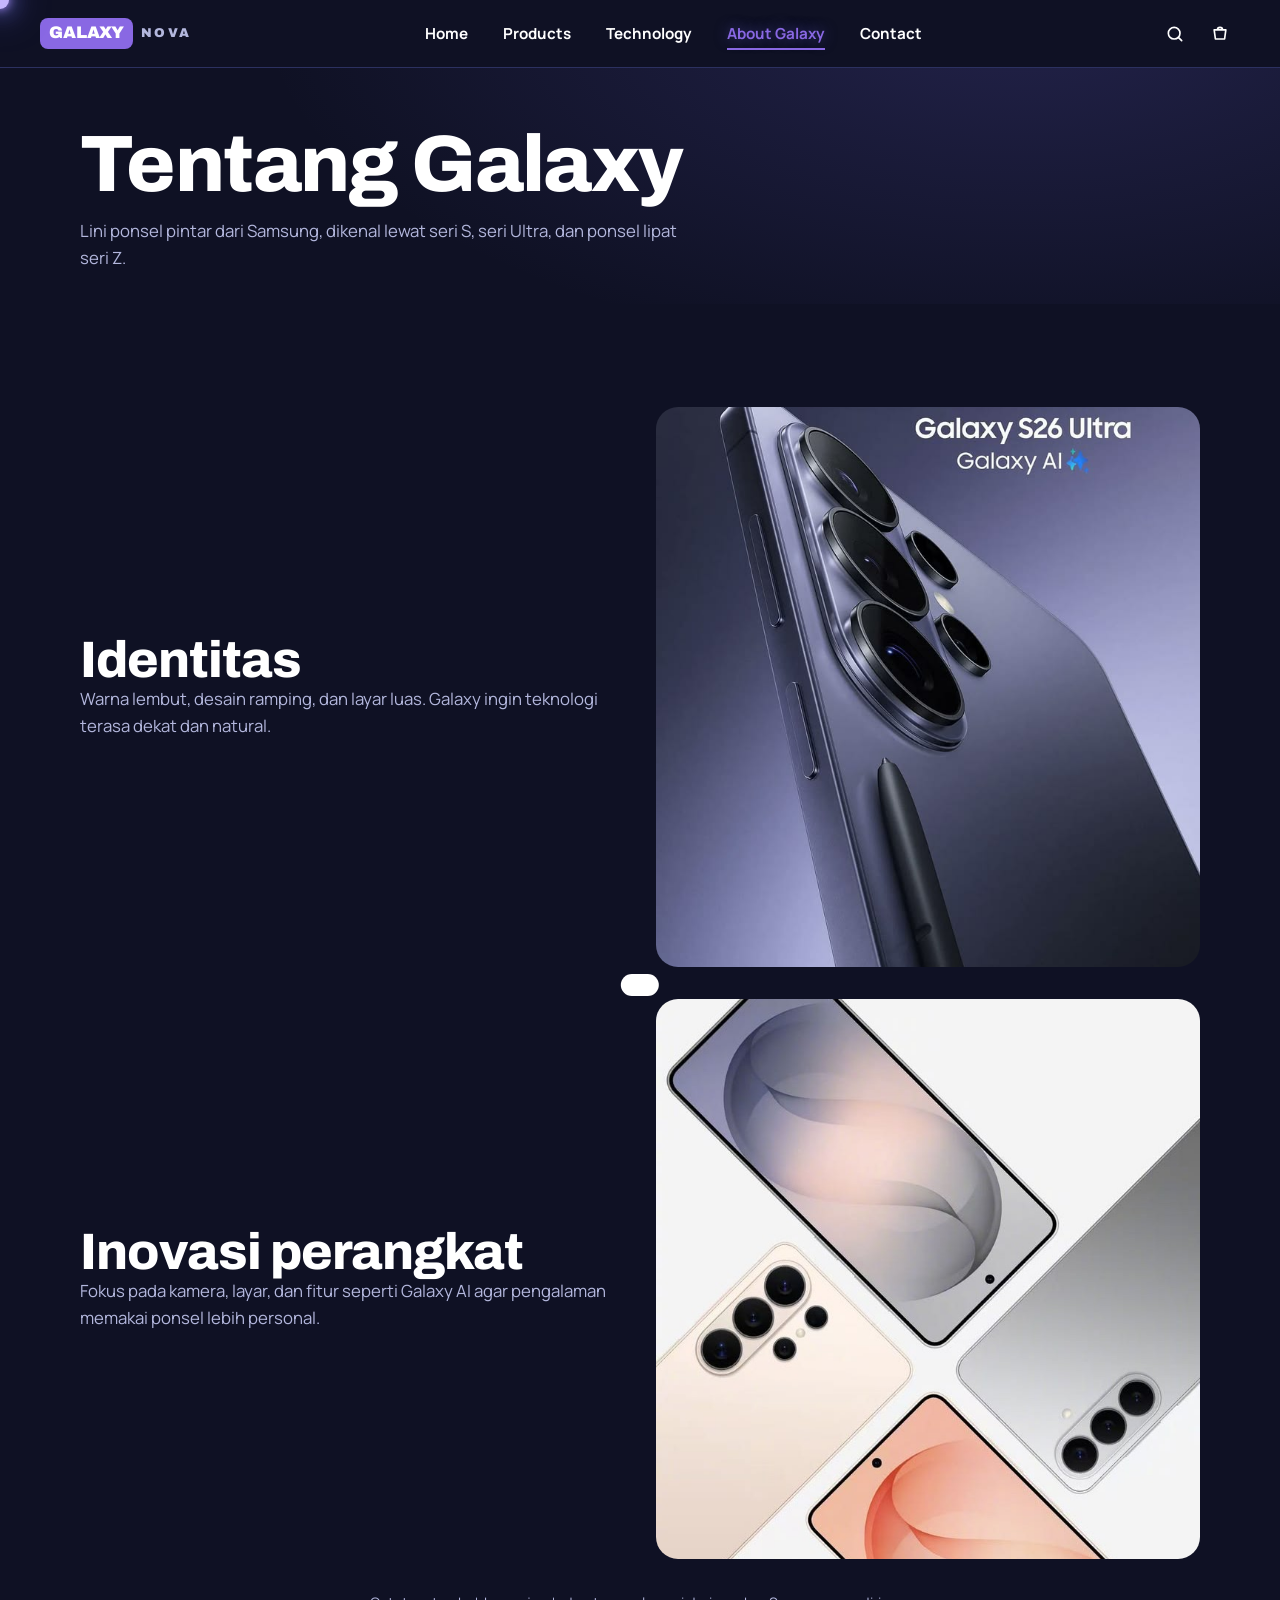
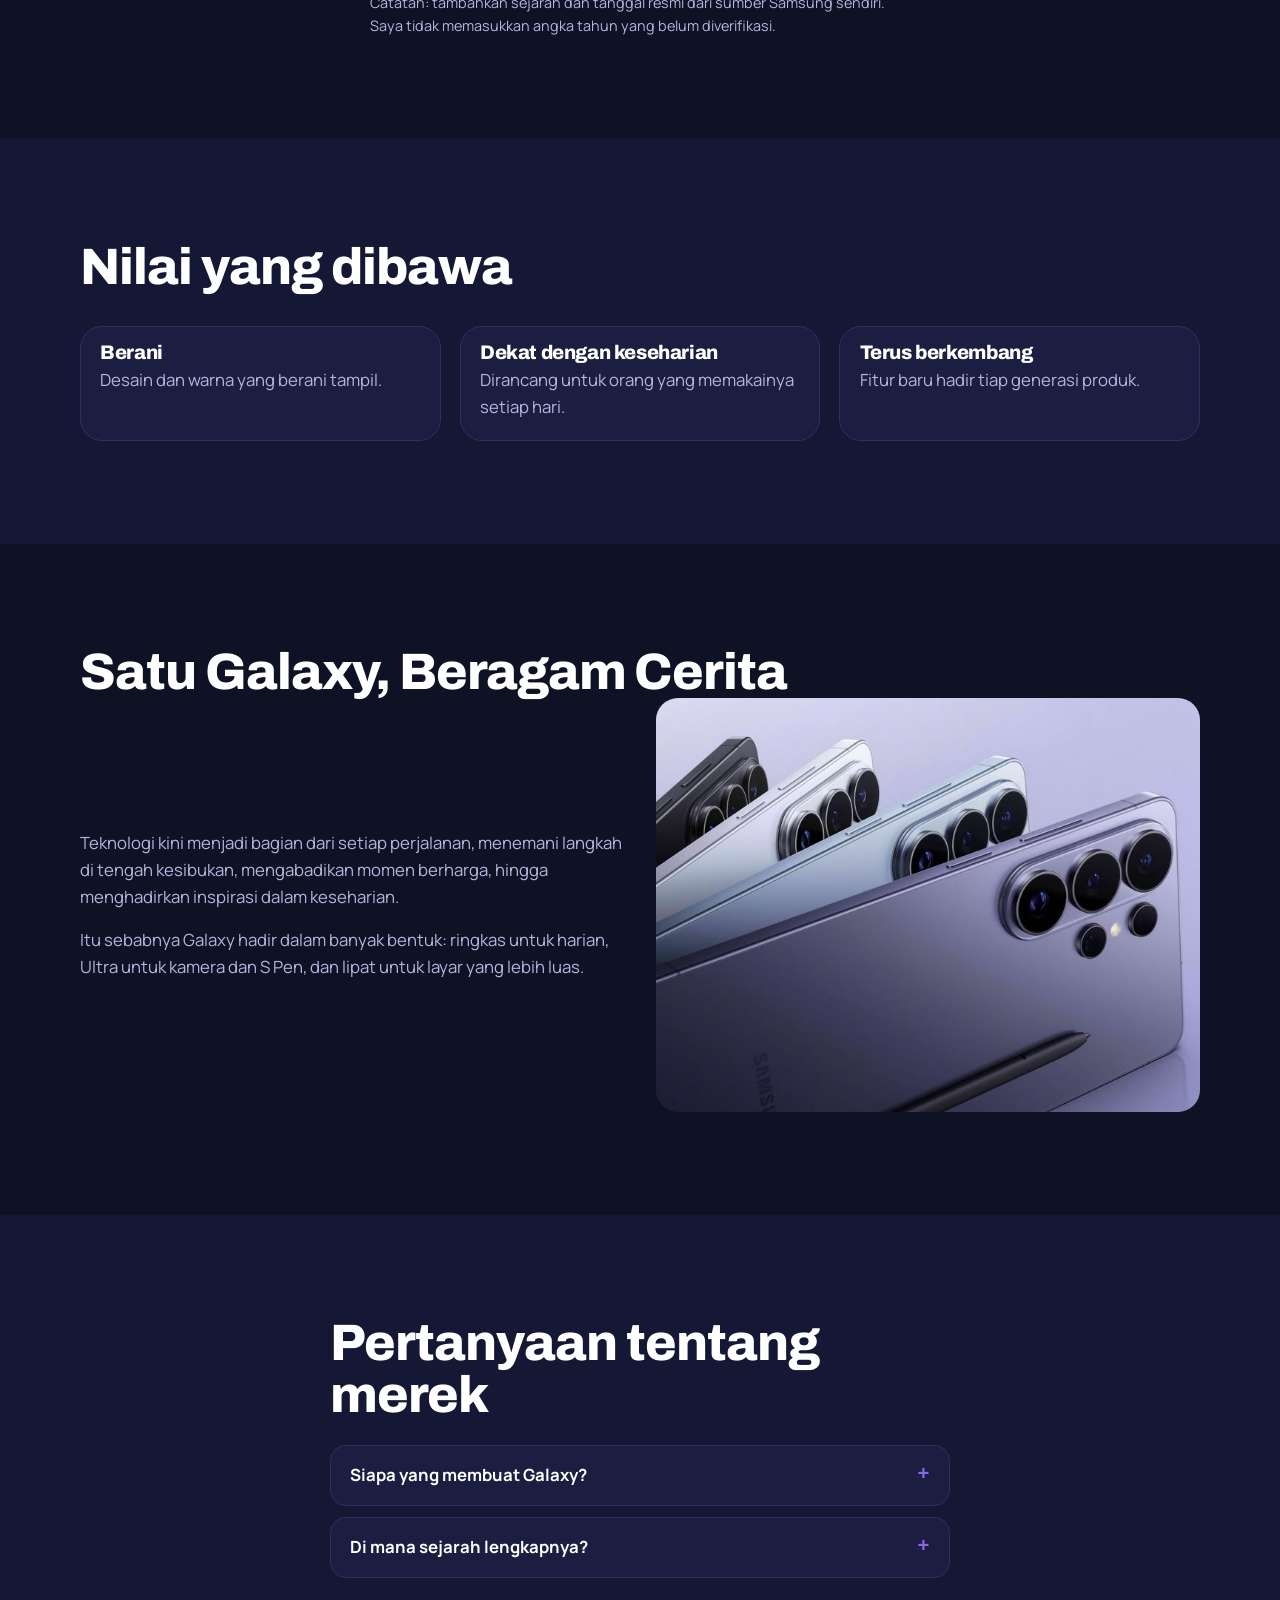
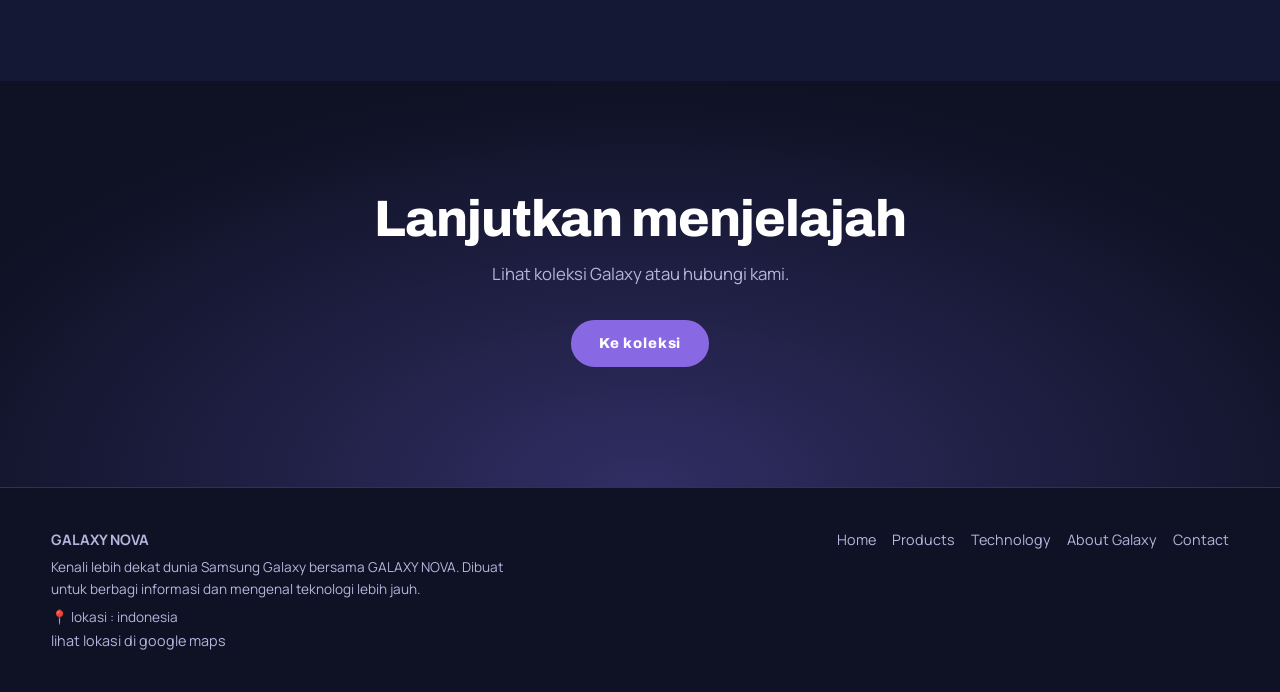
<file: about.html>
<!DOCTYPE html>
<html lang="id">
  <head>
    <meta charset="utf-8">
    <meta name="viewport" content="width=device-width,initial-scale=1">
    <title>About Galaxy | GALAXY NOVA</title>
    <meta name="description" content="GALAXY NOVA — Smartphone Experience">
    <link rel="icon" href="assets/images/icons/favicon.svg" type="image/svg+xml">
    <link rel="preconnect" href="https://fonts.googleapis.com">
    <link rel="preconnect" href="https://fonts.gstatic.com" crossorigin>
    <link rel="stylesheet" href="https://fonts.googleapis.com/css2?family=Archivo:wdth,wght@62..125,400..900&family=Manrope:wght@400;500;700&display=swap">
    <link rel="stylesheet" href="style.css">
  </head>
  <body class="solid">
    <!-- Navbar (sama di semua halaman) -->
    <header class="nav" id="nav">
      <div class="nav__in">
        <a class="logo" href="index.html" aria-label="GALAXY NOVA beranda"><span class="logo__mark">GALAXY</span><span class="logo__sub">NOVA</span></a>
        <nav id="menu" class="menu" aria-label="Menu utama">
          <ul>
            <li><a href="index.html">Home</a></li>
            <li><a href="products.html">Products</a></li>
            <li><a href="technology.html">Technology</a></li>
            <li><a href="about.html" aria-current="page">About Galaxy</a></li>
            <li><a href="contact.html">Contact</a></li>
          </ul>
        </nav>
        <div class="nav__tools">
          <button class="icon-btn" data-toast="Pencarian belum aktif (demo)" aria-label="Cari">
            <svg viewBox="0 0 24 24">
              <circle cx="11" cy="11" r="7"/>
              <path d="m20 20-4-4"/>
            </svg>
          </button>
          <button class="icon-btn" data-toast="Keranjang kosong (demo)" aria-label="Keranjang">
            <svg viewBox="0 0 24 24">
              <path d="M5 7h14l-1.5 11h-11zM9 7a3 3 0 0 1 6 0"/>
            </svg>
          </button>
          <button class="burger" id="burger" aria-label="Buka menu" aria-expanded="false" aria-controls="menu"><span></span><span></span><span></span></button>
        </div>
      </div>
    </header>
    <main>
      <!-- Section: Tentang Galaxy -->
      <section class="phead">
        <div class="wrap">
          <h1>Tentang Galaxy</h1>
          <p>Lini ponsel pintar dari Samsung, dikenal lewat seri S, seri Ultra, dan ponsel lipat seri Z.</p>
        </div>
      </section>
      <!-- Section: Identitas -->
      <section class="sec">
        <div class="wrap story">
          <div class="rv">
            <h2>Identitas</h2>
            <p>Warna lembut, desain ramping, dan layar luas. Galaxy ingin teknologi terasa dekat dan natural.</p>
          </div>
          <img class="rv" src="assets/images/products/1234.jpeg" alt="Galaxy S25 Ultra warna emas tampak belakang" loading="lazy">
          <div class="rv">
            <h2>Inovasi perangkat</h2>
            <p>Fokus pada kamera, layar, dan fitur seperti Galaxy AI agar pengalaman memakai ponsel lebih personal.</p>
          </div>
          <img class="rv" src="assets/images/gallery/galaxy-s26-series.jpg" alt="Poster seri Galaxy S26 dalam beberapa warna" loading="lazy">
        </div>
        <p class="note wrap">Catatan: tambahkan sejarah dan tanggal resmi dari sumber Samsung sendiri. Saya tidak memasukkan angka tahun yang belum diverifikasi.</p>
      </section>
      <!-- Section: Nilai yang dibawa -->
      <section class="sec sec--alt">
        <div class="wrap">
          <h2 class="rv">Nilai yang dibawa</h2>
          <div class="trio vals">
            <div class="tile rv">
              <h3>Berani</h3>
              <p>Desain dan warna yang berani tampil.</p>
            </div>
            <div class="tile rv">
              <h3>Dekat dengan keseharian</h3>
              <p>Dirancang untuk orang yang memakainya setiap hari.</p>
            </div>
            <div class="tile rv">
              <h3>Terus berkembang</h3>
              <p>Fitur baru hadir tiap generasi produk.</p>
            </div>
          </div>
        </div>
      </section>
      <!-- Section: Satu Galaxy, Beragam Cerita -->
      <section class="sec">
        <div class="wrap">
          <h2 class="rv">Satu Galaxy, Beragam Cerita</h2>
          <div class="story">
            <div class="rv">
              <p>Teknologi kini menjadi bagian dari setiap perjalanan, menemani langkah di tengah kesibukan, mengabadikan momen berharga, hingga menghadirkan inspirasi dalam keseharian.</p>
              <p>Itu sebabnya Galaxy hadir dalam banyak bentuk: ringkas untuk harian, Ultra untuk kamera dan S Pen, dan lipat untuk layar yang lebih luas.</p>
            </div>
            <img class="rv" src="assets/images/about/Samsung anuncia al Galaxy S26, S26 Plus y S26 Ultra.jpeg" alt="Tangan memegang beberapa ponsel Galaxy S26 dalam warna berbeda" loading="lazy">
          </div>
        </div>
      </section>
      <!-- Section: Pertanyaan tentang merek -->
      <section class="sec sec--alt">
        <div class="wrap narrow">
          <h2 class="rv">Pertanyaan tentang merek</h2>
          <div class="faq">
            <details class="rv">
              <summary>Siapa yang membuat Galaxy?</summary>
              <p>Galaxy adalah lini produk Samsung. Cek informasi korporasi resmi di situs Samsung.</p>
            </details>
            <details class="rv">
              <summary>Di mana sejarah lengkapnya?</summary>
              <p>Kami sengaja tidak menulis tahun agar tidak keliru. Gunakan sumber resmi.</p>
            </details>
          </div>
        </div>
      </section>
      <!-- Section: Lanjutkan menjelajah -->
      <section class="cta">
        <div class="wrap">
          <h2 class="rv">Lanjutkan menjelajah</h2>
          <p class="rv">Lihat koleksi Galaxy atau hubungi kami.</p>
          <a class="btn btn--red rv" href="products.html">Ke koleksi</a>
        </div>
      </section>
    </main>
    <!-- Footer -->
    <footer class="foot">
      <div>
        <strong>GALAXY NOVA</strong>
        <p>Kenali lebih dekat dunia Samsung Galaxy bersama GALAXY NOVA. Dibuat untuk berbagi informasi dan mengenal teknologi lebih jauh.</p>
        <p>📍 lokasi : indonesia</p>
        <a
        href="https://maps.google.com/?q=samsung+indonesia"
        target="_blank">lihat lokasi di google maps</a>
      </div>
      <ul>
        <li><a href="index.html">Home</a></li>
        <li><a href="products.html">Products</a></li>
        <li><a href="technology.html">Technology</a></li>
        <li><a href="about.html">About Galaxy</a></li>
        <li><a href="contact.html">Contact</a></li>
      </ul>
    </footer>
    <div class="toast" id="toast" role="status" aria-live="polite"></div>
    <script src="script.js"></script>
  </body>
</html>
</file>
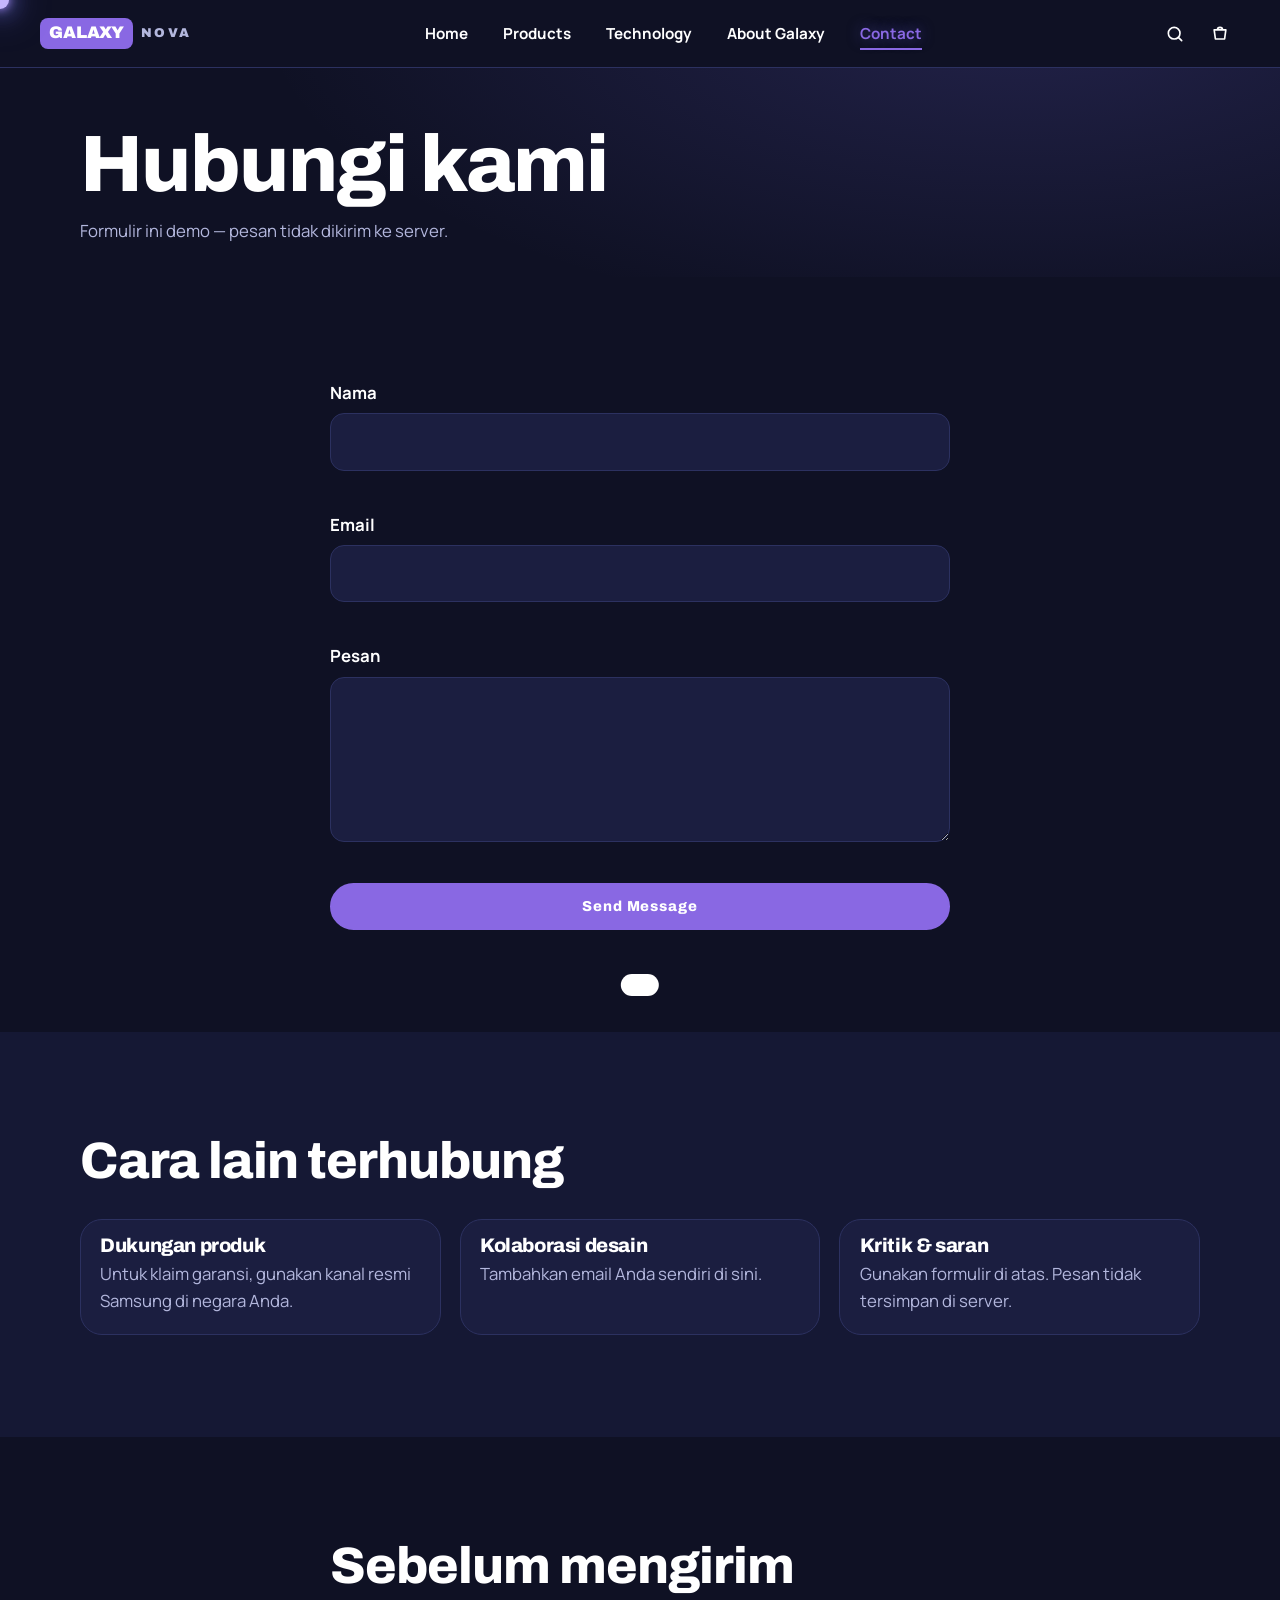
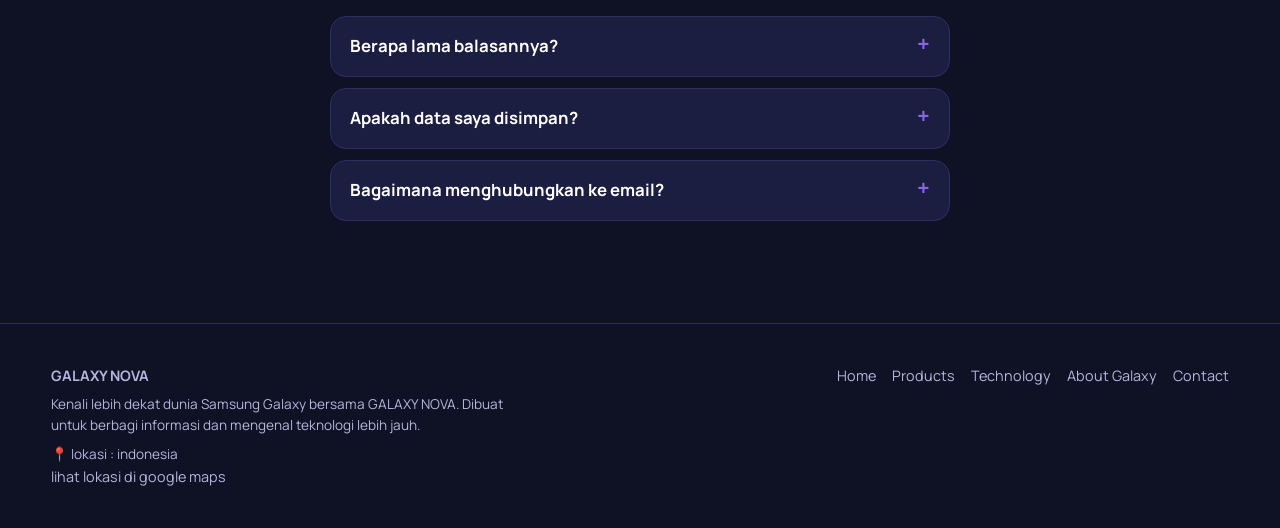
<file: contact.html>
<!DOCTYPE html>
<html lang="id">
  <head>
    <meta charset="utf-8">
    <meta name="viewport" content="width=device-width,initial-scale=1">
    <title>Contact | GALAXY NOVA</title>
    <meta name="description" content="GALAXY NOVA — Smartphone Experience">
    <link rel="icon" href="assets/images/icons/favicon.svg" type="image/svg+xml">
    <link rel="preconnect" href="https://fonts.googleapis.com">
    <link rel="preconnect" href="https://fonts.gstatic.com" crossorigin>
    <link rel="stylesheet" href="https://fonts.googleapis.com/css2?family=Archivo:wdth,wght@62..125,400..900&family=Manrope:wght@400;500;700&display=swap">
    <link rel="stylesheet" href="style.css">
  </head>
  <body class="solid">
    <!-- Navbar (sama di semua halaman) -->
    <header class="nav" id="nav">
      <div class="nav__in">
        <a class="logo" href="index.html" aria-label="GALAXY NOVA beranda"><span class="logo__mark">GALAXY</span><span class="logo__sub">NOVA</span></a>
        <nav id="menu" class="menu" aria-label="Menu utama">
          <ul>
            <li><a href="index.html">Home</a></li>
            <li><a href="products.html">Products</a></li>
            <li><a href="technology.html">Technology</a></li>
            <li><a href="about.html">About Galaxy</a></li>
            <li><a href="contact.html" aria-current="page">Contact</a></li>
          </ul>
        </nav>
        <div class="nav__tools">
          <button class="icon-btn" data-toast="Pencarian belum aktif (demo)" aria-label="Cari">
            <svg viewBox="0 0 24 24">
              <circle cx="11" cy="11" r="7"/>
              <path d="m20 20-4-4"/>
            </svg>
          </button>
          <button class="icon-btn" data-toast="Keranjang kosong (demo)" aria-label="Keranjang">
            <svg viewBox="0 0 24 24">
              <path d="M5 7h14l-1.5 11h-11zM9 7a3 3 0 0 1 6 0"/>
            </svg>
          </button>
          <button class="burger" id="burger" aria-label="Buka menu" aria-expanded="false" aria-controls="menu"><span></span><span></span><span></span></button>
        </div>
      </div>
    </header>
    <main>
      <!-- Section: Hubungi kami -->
      <section class="phead">
        <div class="wrap">
          <h1>Hubungi kami</h1>
          <p>Formulir ini demo — pesan tidak dikirim ke server.</p>
        </div>
      </section>
      <!-- Section: Cara lain terhubung -->
      <section class="sec">
        <div class="wrap narrow">
          <form id="form" novalidate>
            <label>
              Nama
              <input name="name" type="text" autocomplete="name">
              <small></small>
            </label>
            <label>
              Email
              <input name="email" type="email" autocomplete="email">
              <small></small>
            </label>
            <label>
              Pesan
              <textarea name="msg" rows="5"></textarea>
              <small></small>
            </label>
            <button class="btn btn--red" type="submit">Send Message</button>
            <p class="ok" id="ok" hidden>Formulir valid. Karena belum ada backend, pesan ini hanya ditampilkan di browser dan tidak terkirim.</p>
          </form>
        </div>
      </section>
      <!-- Section: Cara lain terhubung -->
      <section class="sec sec--alt">
        <div class="wrap">
          <h2 class="rv">Cara lain terhubung</h2>
          <div class="trio vals">
            <div class="tile rv">
              <h3>Dukungan produk</h3>
              <p>Untuk klaim garansi, gunakan kanal resmi Samsung di negara Anda.</p>
            </div>
            <div class="tile rv">
              <h3>Kolaborasi desain</h3>
              <p>Tambahkan email Anda sendiri di sini.</p>
            </div>
            <div class="tile rv">
              <h3>Kritik &amp; saran</h3>
              <p>Gunakan formulir di atas. Pesan tidak tersimpan di server.</p>
            </div>
          </div>
        </div>
      </section>
      <!-- Section: Sebelum mengirim -->
      <section class="sec">
        <div class="wrap narrow">
          <h2 class="rv">Sebelum mengirim</h2>
          <div class="faq">
            <details class="rv">
              <summary>Berapa lama balasannya?</summary>
              <p>Formulir ini demo, jadi belum ada balasan. Hubungkan ke backend untuk fungsi nyata.</p>
            </details>
            <details class="rv">
              <summary>Apakah data saya disimpan?</summary>
              <p>Tidak. Data hanya divalidasi di browser dan tidak dikirim.</p>
            </details>
            <details class="rv">
              <summary>Bagaimana menghubungkan ke email?</summary>
              <p>Gunakan layanan form atau backend milik Anda, lalu ganti handler di script.js.</p>
            </details>
          </div>
        </div>
      </section>
    </main>
    <!-- Footer -->
    <footer class="foot">
      <div>
        <strong>GALAXY NOVA</strong>
        <p>Kenali lebih dekat dunia Samsung Galaxy bersama GALAXY NOVA. Dibuat untuk berbagi informasi dan mengenal teknologi lebih jauh.</p>
        <p>📍 lokasi : indonesia</p>
        <a
        href="https://maps.google.com/?q=samsung+indonesia"
        target="_blank">lihat lokasi di google maps</a>
      </div>
      <ul>
        <li><a href="index.html">Home</a></li>
        <li><a href="products.html">Products</a></li>
        <li><a href="technology.html">Technology</a></li>
        <li><a href="about.html">About Galaxy</a></li>
        <li><a href="contact.html">Contact</a></li>
      </ul>
    </footer>
    <div class="toast" id="toast" role="status" aria-live="polite"></div>
    <script src="script.js"></script>
  </body>
</html>
</file>
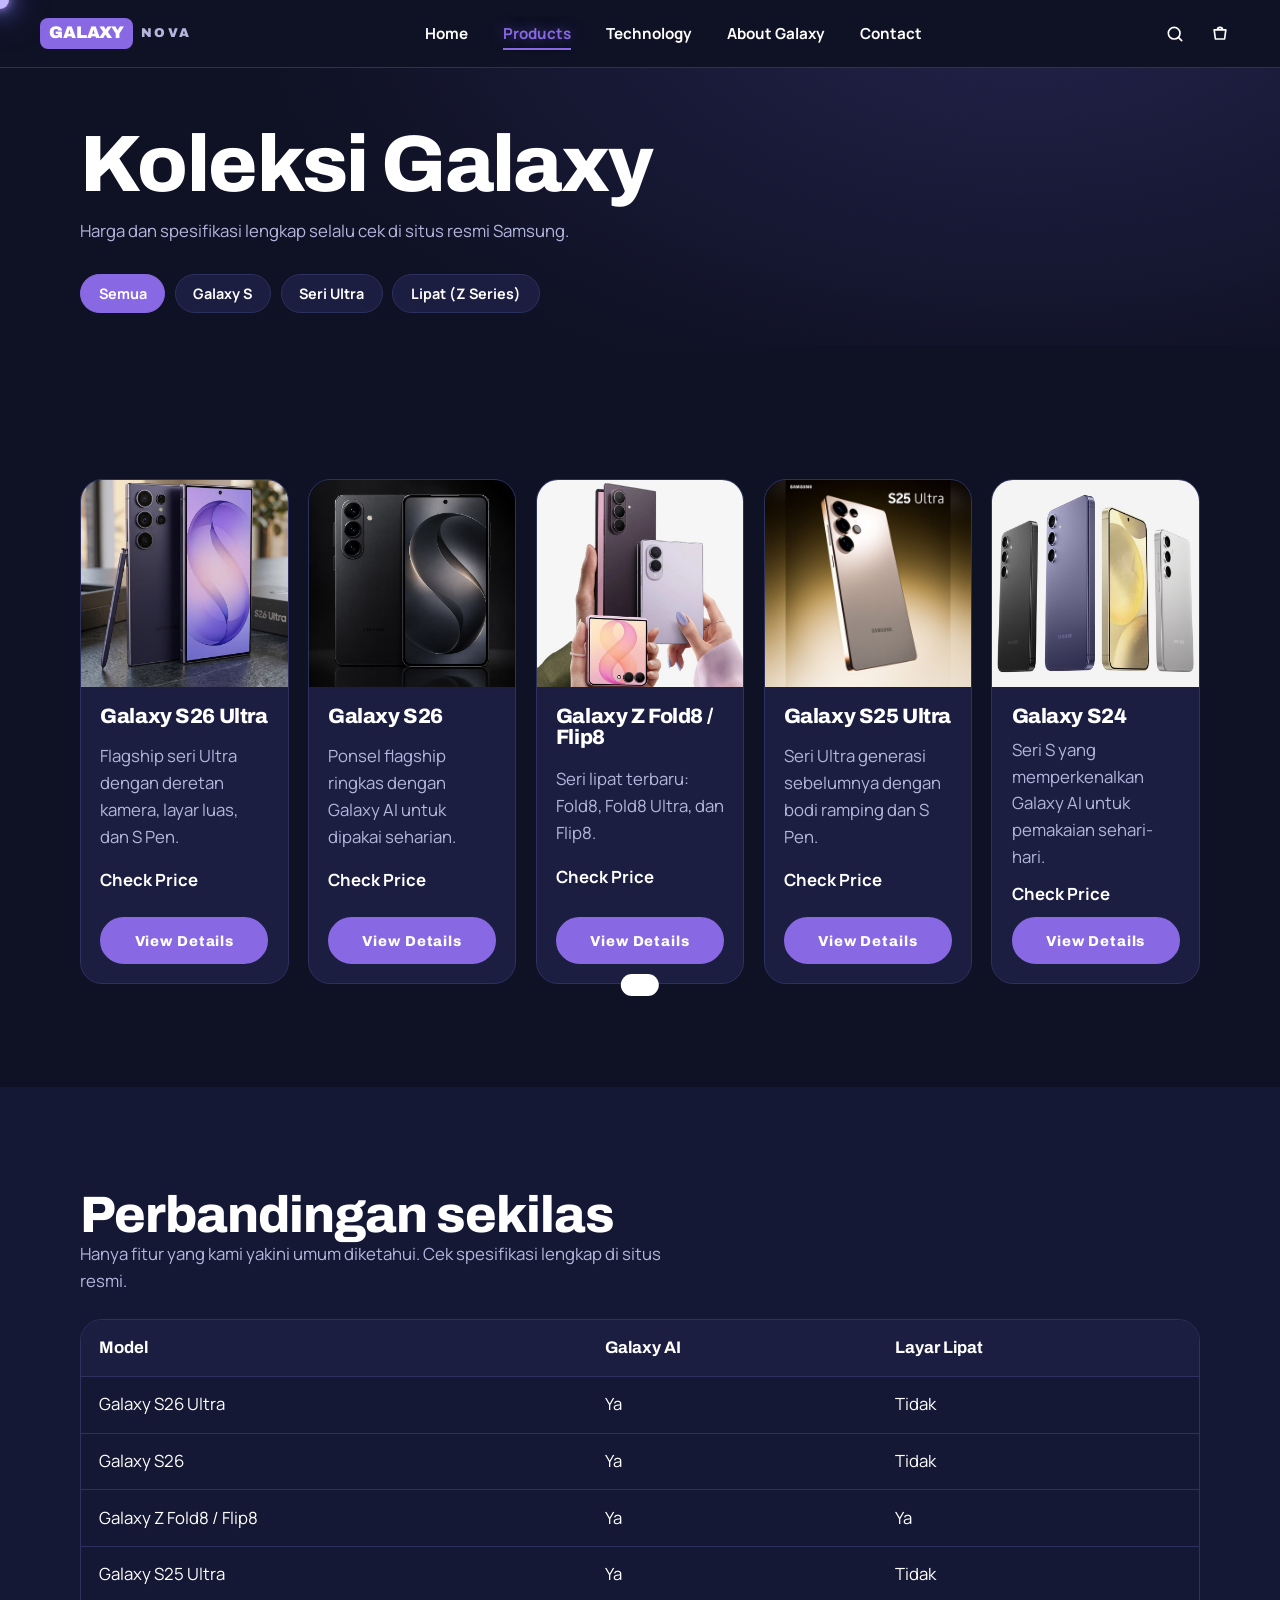
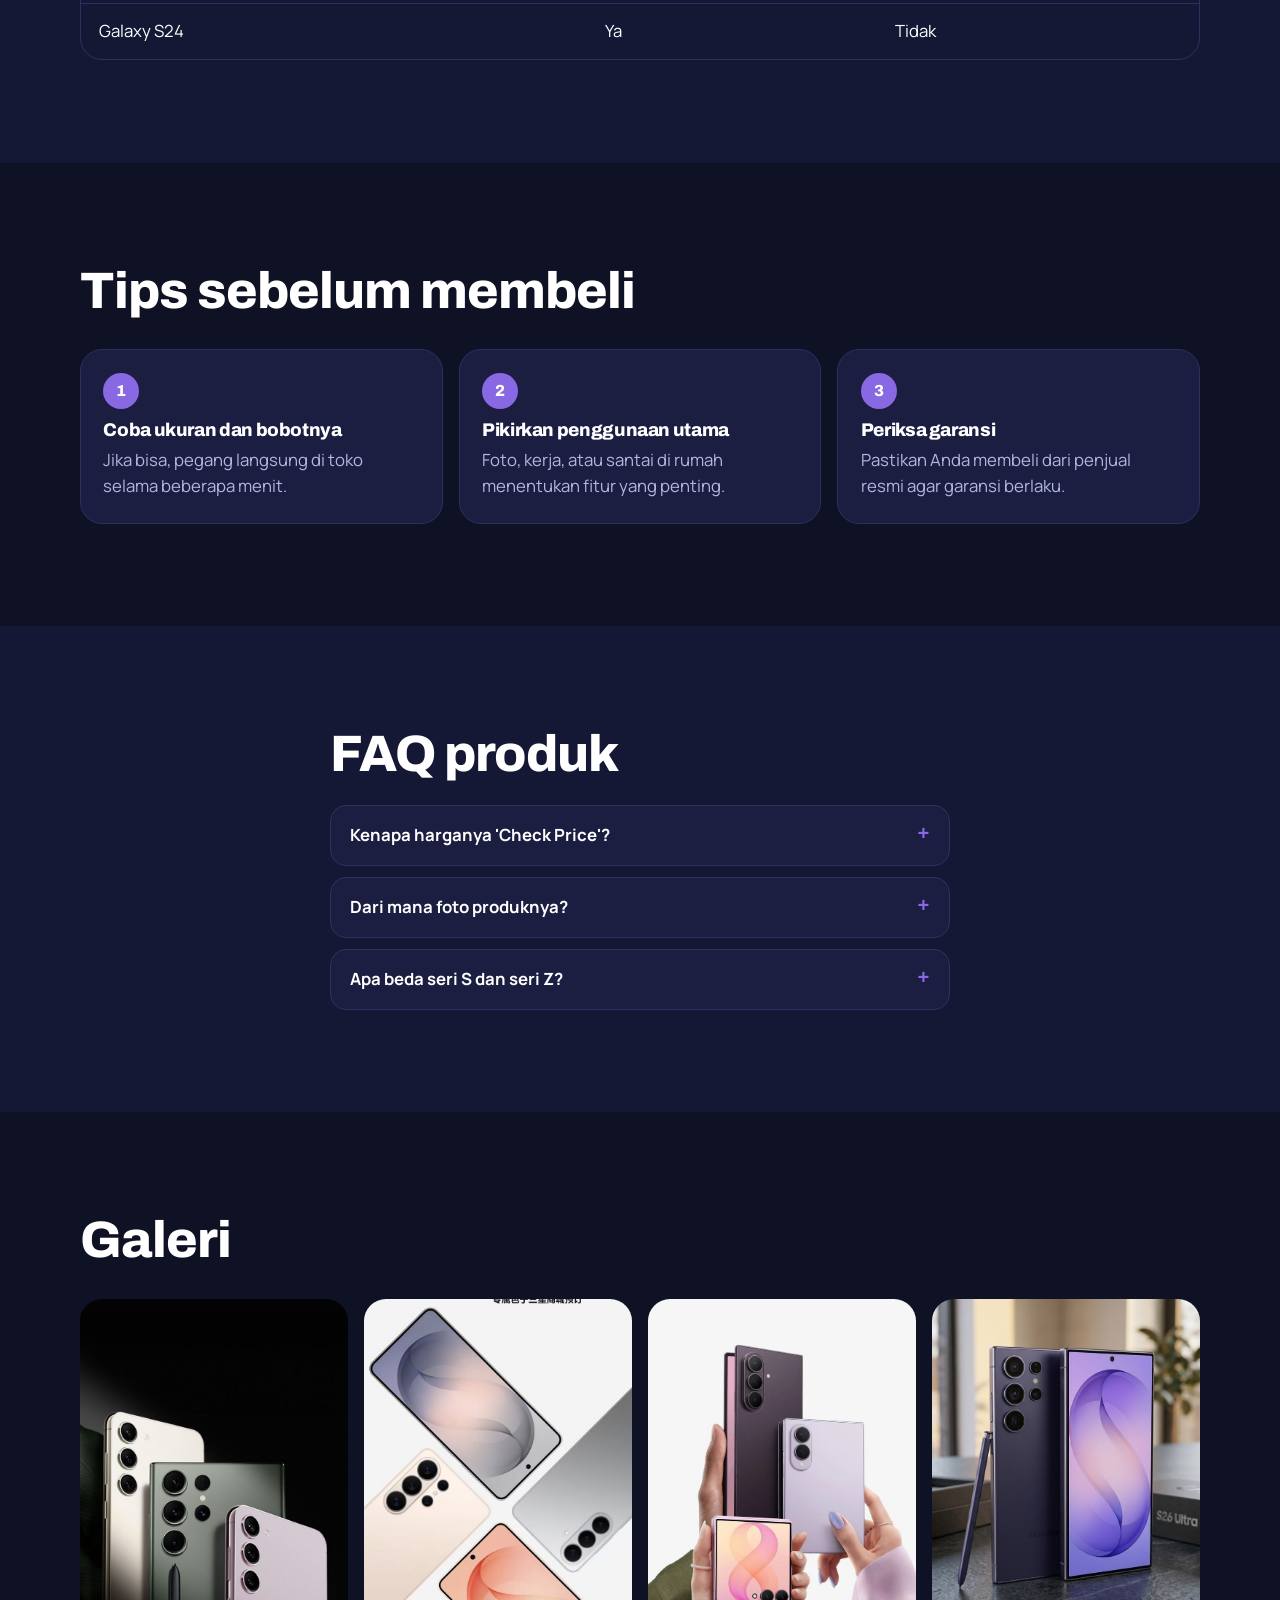
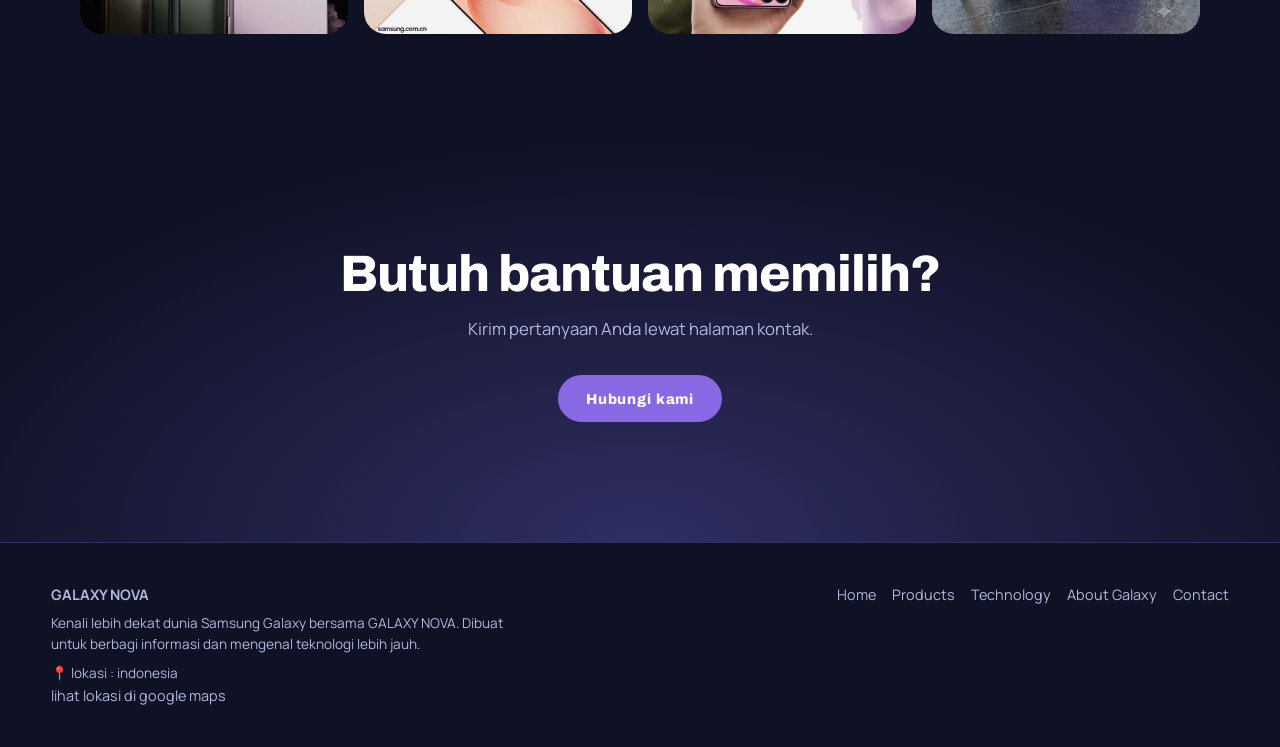
<file: products.html>
<!DOCTYPE html>
<html lang="id">
  <head>
    <meta charset="utf-8">
    <meta name="viewport" content="width=device-width,initial-scale=1">
    <title>Products | GALAXY NOVA</title>
    <meta name="description" content="GALAXY NOVA — Smartphone Experience">
    <link rel="icon" href="assets/images/icons/favicon.svg" type="image/svg+xml">
    <link rel="preconnect" href="https://fonts.googleapis.com">
    <link rel="preconnect" href="https://fonts.gstatic.com" crossorigin>
    <link rel="stylesheet" href="https://fonts.googleapis.com/css2?family=Archivo:wdth,wght@62..125,400..900&family=Manrope:wght@400;500;700&display=swap">
    <link rel="stylesheet" href="style.css">
  </head>
  <body class="solid">
    <!-- Navbar (sama di semua halaman) -->
    <header class="nav" id="nav">
      <div class="nav__in">
        <a class="logo" href="index.html" aria-label="GALAXY NOVA beranda"><span class="logo__mark">GALAXY</span><span class="logo__sub">NOVA</span></a>
        <nav id="menu" class="menu" aria-label="Menu utama">
          <ul>
            <li><a href="index.html">Home</a></li>
            <li><a href="products.html" aria-current="page">Products</a></li>
            <li><a href="technology.html">Technology</a></li>
            <li><a href="about.html">About Galaxy</a></li>
            <li><a href="contact.html">Contact</a></li>
          </ul>
        </nav>
        <div class="nav__tools">
          <button class="icon-btn" data-toast="Pencarian belum aktif (demo)" aria-label="Cari">
            <svg viewBox="0 0 24 24">
              <circle cx="11" cy="11" r="7"/>
              <path d="m20 20-4-4"/>
            </svg>
          </button>
          <button class="icon-btn" data-toast="Keranjang kosong (demo)" aria-label="Keranjang">
            <svg viewBox="0 0 24 24">
              <path d="M5 7h14l-1.5 11h-11zM9 7a3 3 0 0 1 6 0"/>
            </svg>
          </button>
          <button class="burger" id="burger" aria-label="Buka menu" aria-expanded="false" aria-controls="menu"><span></span><span></span><span></span></button>
        </div>
      </div>
    </header>
    <main>
      <!-- Section: Koleksi Galaxy -->
      <section class="phead">
        <div class="wrap">
          <h1>Koleksi Galaxy</h1>
          <p>Harga dan spesifikasi lengkap selalu cek di situs resmi Samsung.</p>
          <div class="filters" role="group" aria-label="Filter kategori">
            <button class="chip is-on" data-f="all">Semua</button>
            <button class="chip" data-f="galaxys">Galaxy S</button>
            <button class="chip" data-f="ultra">Seri Ultra</button>
            <button class="chip" data-f="foldable">Lipat (Z Series)</button>
          </div>
        </div>
      </section>
      <!-- Section: Perbandingan sekilas -->
      <section class="sec">
        <div class="wrap">
          <div class="cards" id="cards"></div>
          <p class="empty" id="empty" hidden>Tidak ada produk untuk filter ini. Pilih kategori lain.</p>
        </div>
      </section>
      <!-- Jendela detail produk -->
      <dialog id="dlg" class="dlg">
        <button class="dlg__x" id="dlgx" aria-label="Tutup">×</button>
        <div class="dlg__in" id="dlgc"></div>
      </dialog>
      <!-- Section: Perbandingan sekilas -->
      <section class="sec sec--alt">
        <div class="wrap">
          <h2 class="rv">Perbandingan sekilas</h2>
          <p class="rv">Hanya fitur yang kami yakini umum diketahui. Cek spesifikasi lengkap di situs resmi.</p>
          <div class="tblw rv">
            <table class="tbl">
              <thead>
                <tr>
                  <th>Model</th>
                  <th>Galaxy AI</th>
                  <th>Layar Lipat</th>
                </tr>
              </thead>
              <tbody>
                <tr>
                  <td>Galaxy S26 Ultra</td>
                  <td>Ya</td>
                  <td>Tidak</td>
                </tr>
                <tr>
                  <td>Galaxy S26</td>
                  <td>Ya</td>
                  <td>Tidak</td>
                </tr>
                <tr>
                  <td>Galaxy Z Fold8 / Flip8</td>
                  <td>Ya</td>
                  <td>Ya</td>
                </tr>
                <tr>
                  <td>Galaxy S25 Ultra</td>
                  <td>Ya</td>
                  <td>Tidak</td>
                </tr>
                <tr>
                  <td>Galaxy S24</td>
                  <td>Ya</td>
                  <td>Tidak</td>
                </tr>
              </tbody>
            </table>
          </div>
        </div>
      </section>
      <!-- Section: Tips sebelum membeli -->
      <section class="sec">
        <div class="wrap">
          <h2 class="rv">Tips sebelum membeli</h2>
          <ol class="steps">
            <li class="rv">
              <h3>Coba ukuran dan bobotnya</h3>
              <p>Jika bisa, pegang langsung di toko selama beberapa menit.</p>
            </li>
            <li class="rv">
              <h3>Pikirkan penggunaan utama</h3>
              <p>Foto, kerja, atau santai di rumah menentukan fitur yang penting.</p>
            </li>
            <li class="rv">
              <h3>Periksa garansi</h3>
              <p>Pastikan Anda membeli dari penjual resmi agar garansi berlaku.</p>
            </li>
          </ol>
        </div>
      </section>
      <!-- Section: FAQ produk -->
      <section class="sec sec--alt">
        <div class="wrap narrow">
          <h2 class="rv">FAQ produk</h2>
          <div class="faq">
            <details class="rv">
              <summary>Kenapa harganya 'Check Price'?</summary>
              <p>Harga berbeda tiap toko dan waktu. Anda bisa mengubahnya di script.js.</p>
            </details>
            <details class="rv">
              <summary>Dari mana foto produknya?</summary>
              <p>Dari file yang Anda sediakan. Ganti lewat folder assets/images/products.</p>
            </details>
            <details class="rv">
              <summary>Apa beda seri S dan seri Z?</summary>
              <p>Seri S berbentuk ponsel biasa, sedangkan seri Z (Fold dan Flip) bisa dilipat. Bandingkan di situs resmi.</p>
            </details>
          </div>
        </div>
      </section>
      <!-- Section: Galeri -->
      <section class="sec">
        <div class="wrap">
          <h2 class="rv">Galeri</h2>
          <div class="gallery">
            <figure class="rv"><img src="assets/images/gallery/galaxy-s23-trio.jpg" alt="Tiga ponsel Galaxy dengan latar gelap" loading="lazy"></figure>
            <figure class="rv"><img src="assets/images/gallery/galaxy-s26-series.jpg" alt="Poster seri Galaxy S26 dalam beberapa warna" loading="lazy"></figure>
            <figure class="rv"><img src="assets/images/gallery/galaxy-foldables.jpg" alt="Galaxy Z Fold8, Fold8 Ultra, dan Flip8 dipegang tangan" loading="lazy"></figure>
            <figure class="rv"><img src="assets/images/gallery/galaxy-s26-ultra-box.jpg" alt="Galaxy S26 Ultra ungu dengan S Pen dan kemasannya" loading="lazy"></figure>
          </div>
        </div>
      </section>
      <!-- Section: Butuh bantuan memilih? -->
      <section class="cta">
        <div class="wrap">
          <h2 class="rv">Butuh bantuan memilih?</h2>
          <p class="rv">Kirim pertanyaan Anda lewat halaman kontak.</p>
          <a class="btn btn--red rv" href="contact.html">Hubungi kami</a>
        </div>
      </section>
    </main>
    <!-- Footer -->
    <footer class="foot">
      <div>
        <strong>GALAXY NOVA</strong>
        <p>Kenali lebih dekat dunia Samsung Galaxy bersama GALAXY NOVA. Dibuat untuk berbagi informasi dan mengenal teknologi lebih jauh.</p>
        <p>📍 lokasi : indonesia</p>
        <a
        href="https://maps.google.com/?q=samsung+indonesia"
        target="_blank">lihat lokasi di google maps</a>
      </div>
      <ul>
        <li><a href="index.html">Home</a></li>
        <li><a href="products.html">Products</a></li>
        <li><a href="technology.html">Technology</a></li>
        <li><a href="about.html">About Galaxy</a></li>
        <li><a href="contact.html">Contact</a></li>
      </ul>
    </footer>
    <div class="toast" id="toast" role="status" aria-live="polite"></div>
    <script src="script.js"></script>
  </body>
</html>
</file>
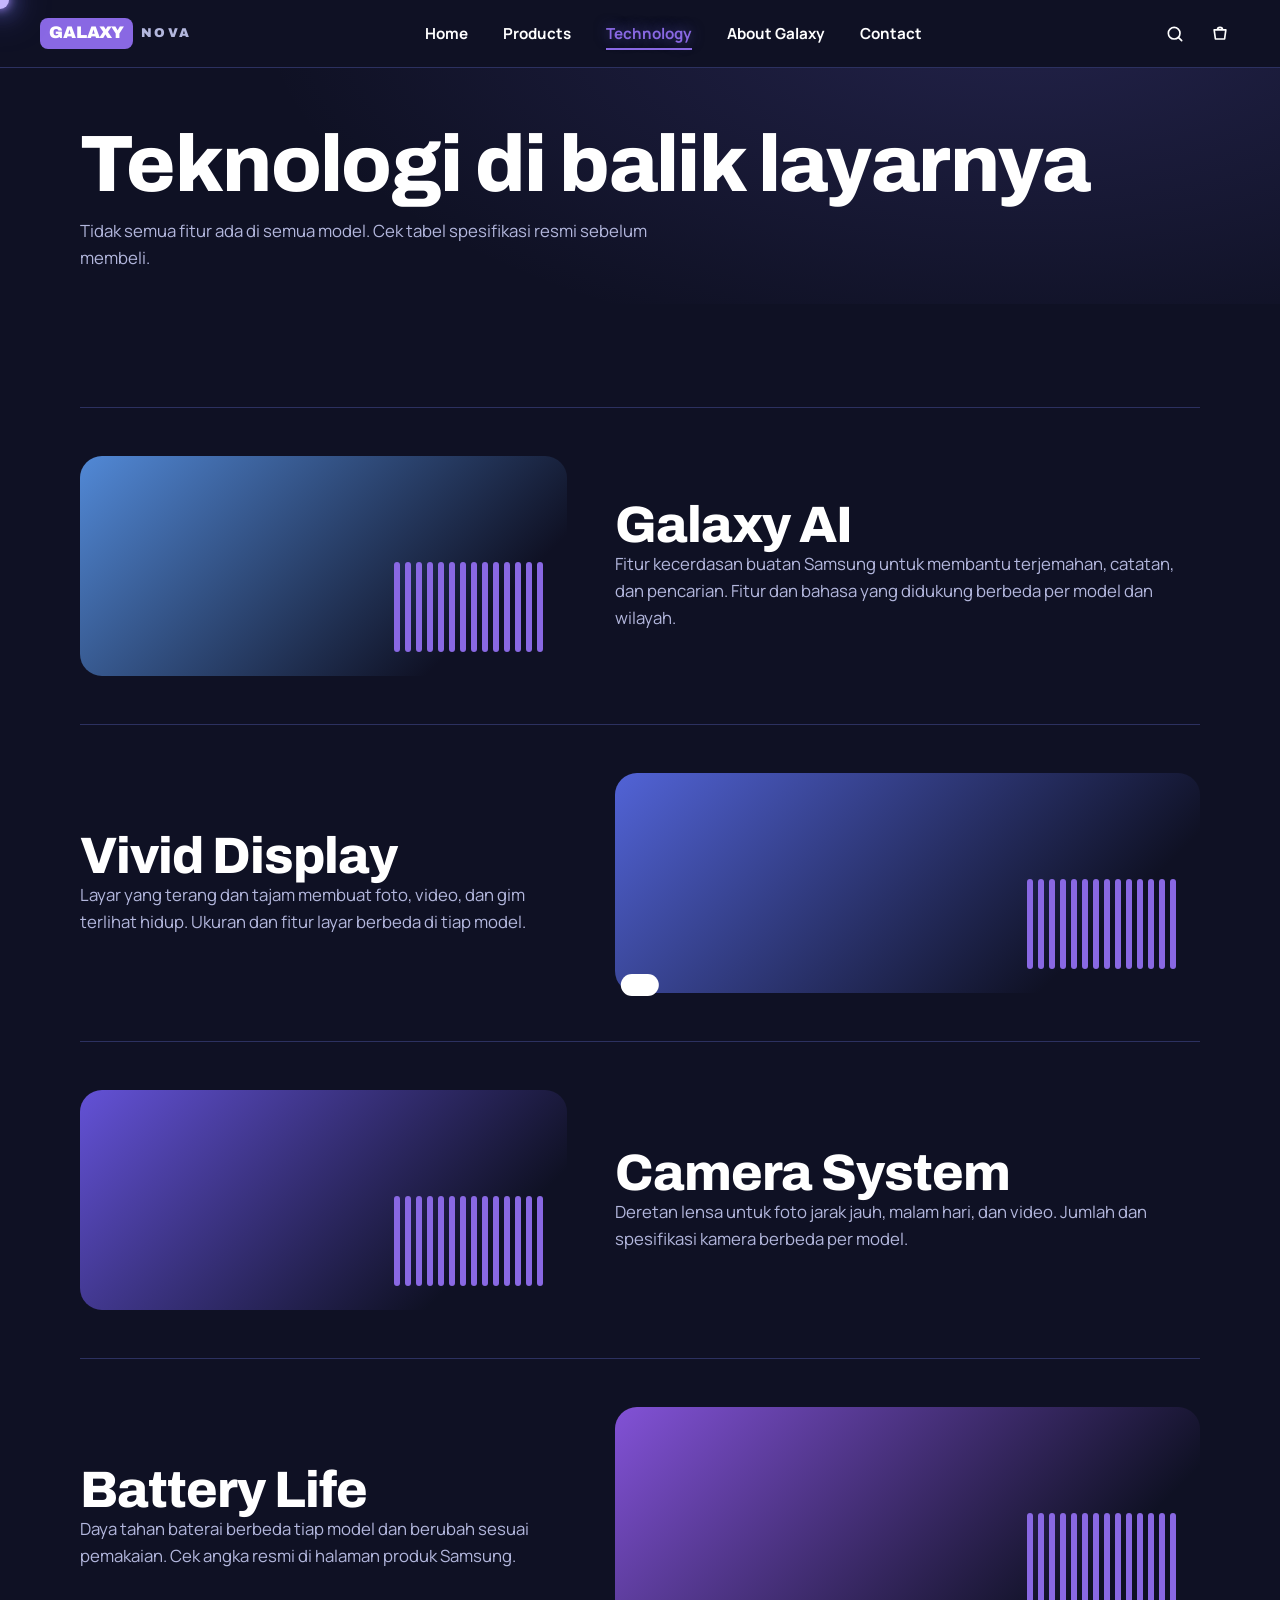
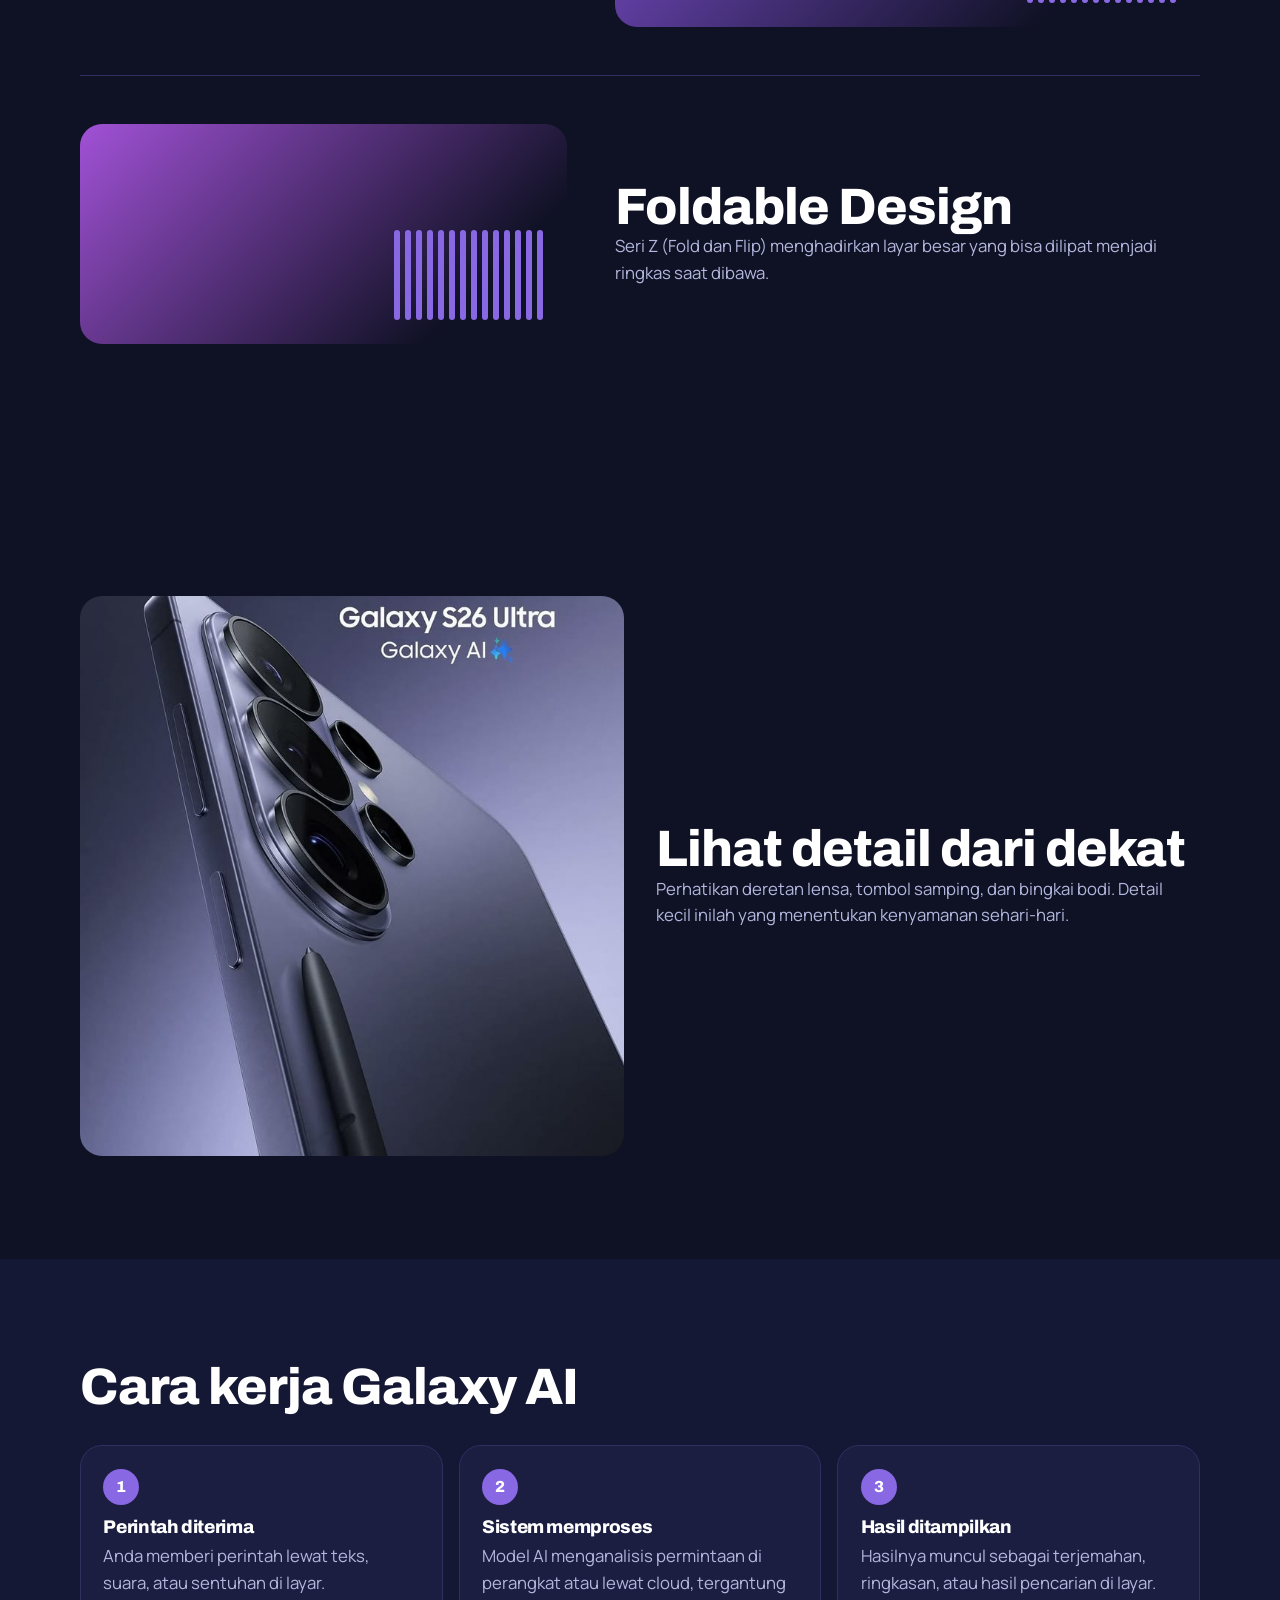
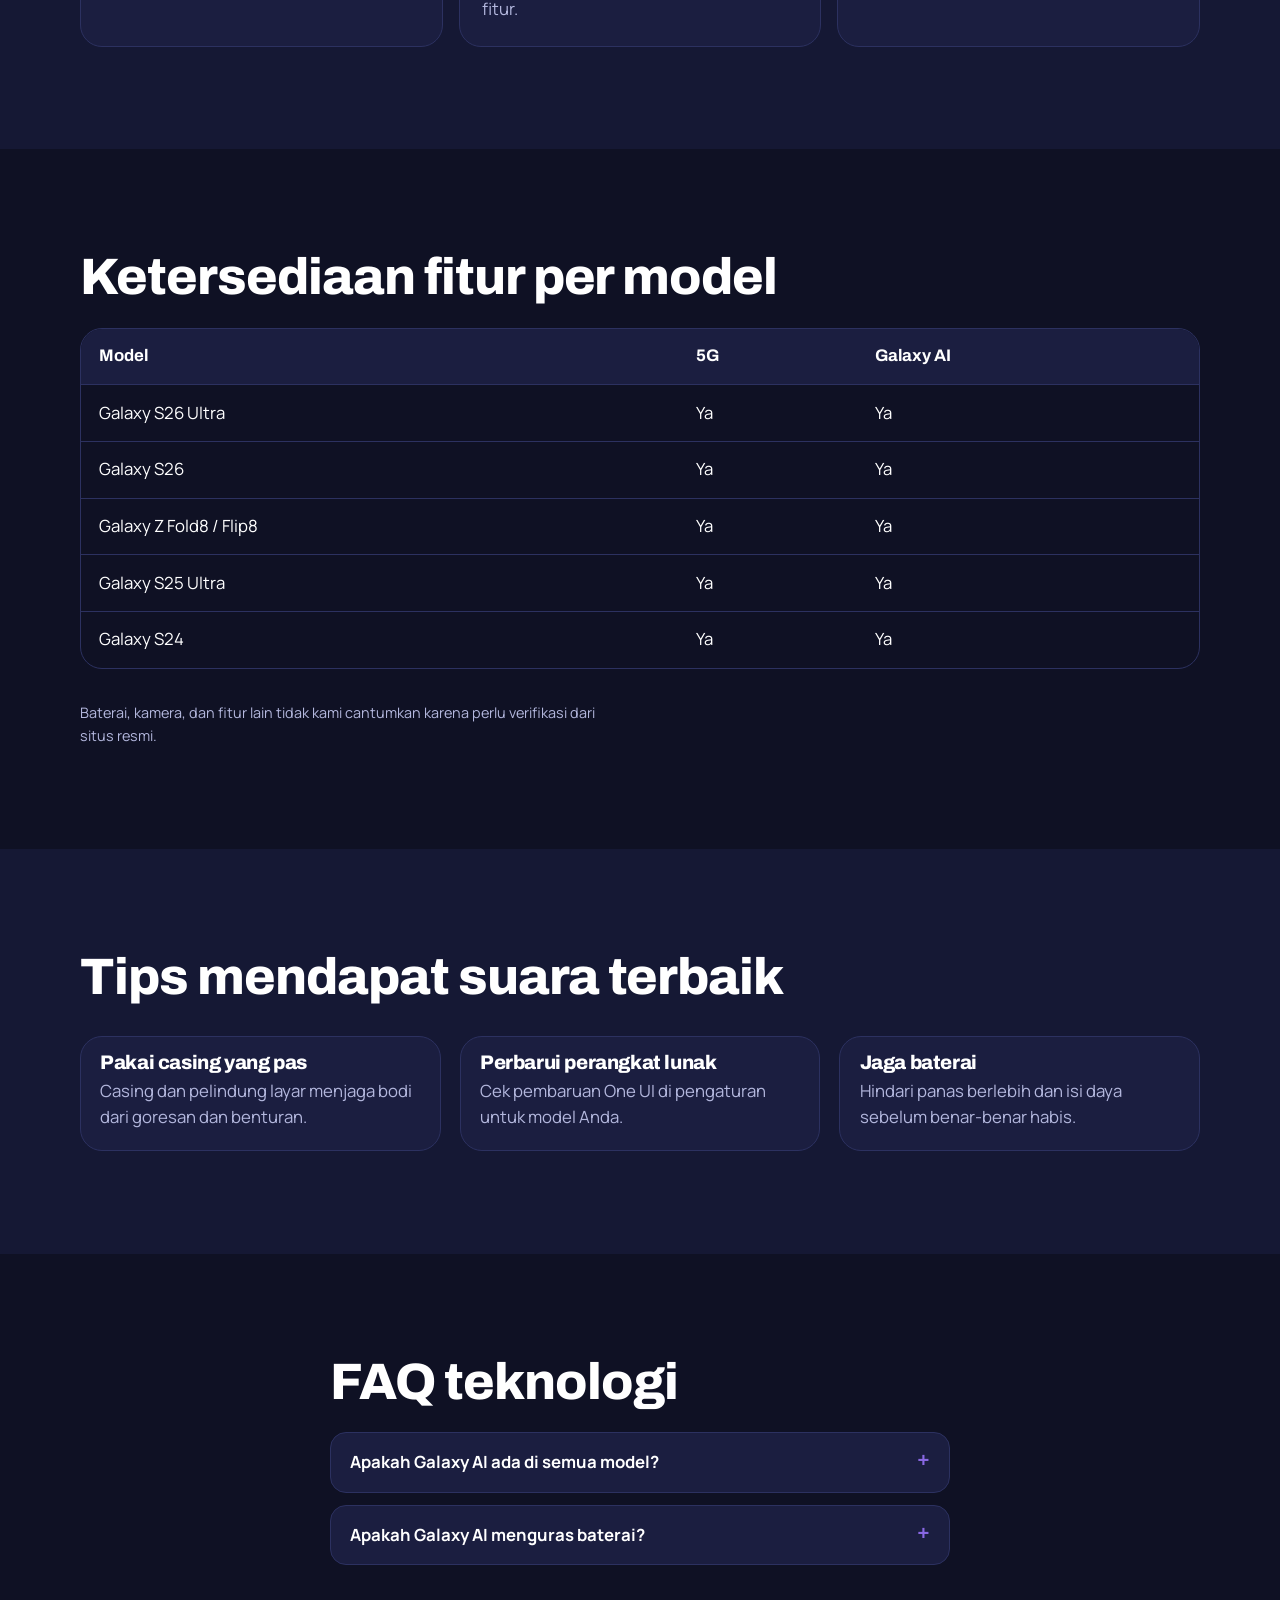
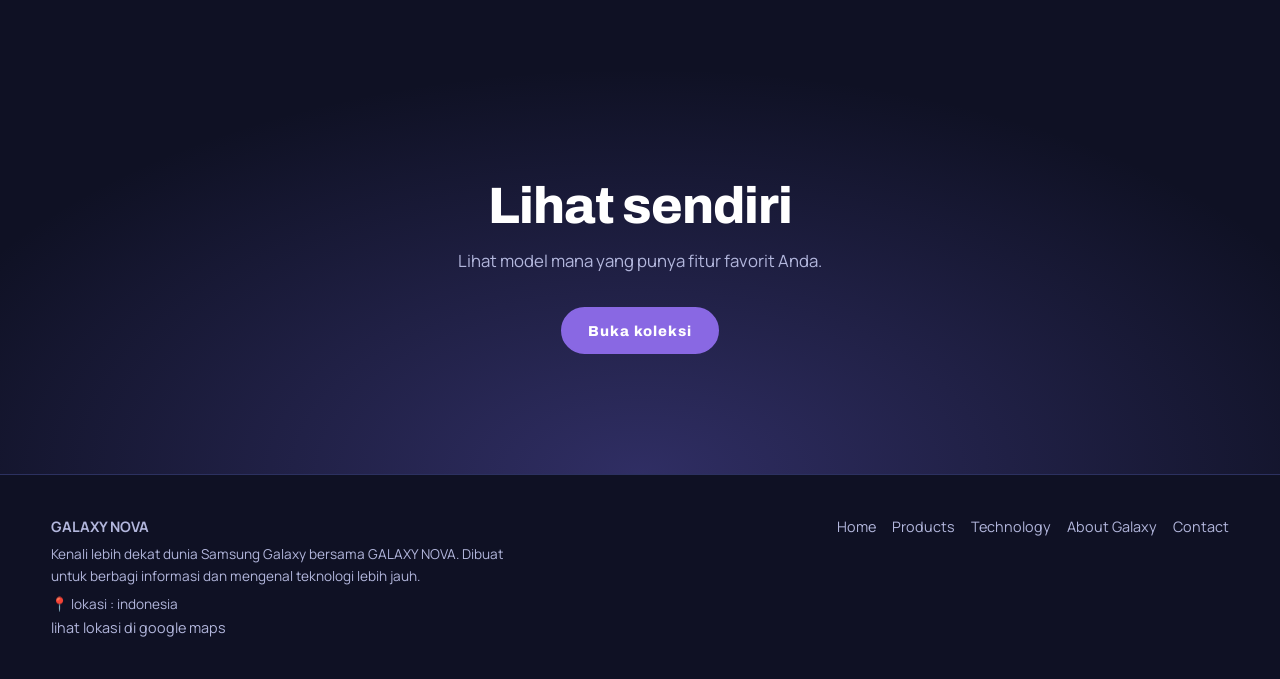
<file: technology.html>
<!DOCTYPE html>
<html lang="id">
  <head>
    <meta charset="utf-8">
    <meta name="viewport" content="width=device-width,initial-scale=1">
    <title>Technology | GALAXY NOVA</title>
    <meta name="description" content="GALAXY NOVA — Smartphone Experience">
    <link rel="icon" href="assets/images/icons/favicon.svg" type="image/svg+xml">
    <link rel="preconnect" href="https://fonts.googleapis.com">
    <link rel="preconnect" href="https://fonts.gstatic.com" crossorigin>
    <link rel="stylesheet" href="https://fonts.googleapis.com/css2?family=Archivo:wdth,wght@62..125,400..900&family=Manrope:wght@400;500;700&display=swap">
    <link rel="stylesheet" href="style.css">
  </head>
  <body class="solid">
    <!-- Navbar (sama di semua halaman) -->
    <header class="nav" id="nav">
      <div class="nav__in">
        <a class="logo" href="index.html" aria-label="GALAXY NOVA beranda"><span class="logo__mark">GALAXY</span><span class="logo__sub">NOVA</span></a>
        <nav id="menu" class="menu" aria-label="Menu utama">
          <ul>
            <li><a href="index.html">Home</a></li>
            <li><a href="products.html">Products</a></li>
            <li><a href="technology.html" aria-current="page">Technology</a></li>
            <li><a href="about.html">About Galaxy</a></li>
            <li><a href="contact.html">Contact</a></li>
          </ul>
        </nav>
        <div class="nav__tools">
          <button class="icon-btn" data-toast="Pencarian belum aktif (demo)" aria-label="Cari">
            <svg viewBox="0 0 24 24">
              <circle cx="11" cy="11" r="7"/>
              <path d="m20 20-4-4"/>
            </svg>
          </button>
          <button class="icon-btn" data-toast="Keranjang kosong (demo)" aria-label="Keranjang">
            <svg viewBox="0 0 24 24">
              <path d="M5 7h14l-1.5 11h-11zM9 7a3 3 0 0 1 6 0"/>
            </svg>
          </button>
          <button class="burger" id="burger" aria-label="Buka menu" aria-expanded="false" aria-controls="menu"><span></span><span></span><span></span></button>
        </div>
      </div>
    </header>
    <main>
      <!-- Section: Teknologi di balik layarnya -->
      <section class="phead">
        <div class="wrap">
          <h1>Teknologi di balik layarnya</h1>
          <p>Tidak semua fitur ada di semua model. Cek tabel spesifikasi resmi sebelum membeli.</p>
        </div>
      </section>
      <!-- Section: Galaxy AI -->
      <section class="sec">
        <div class="wrap">
          <article class="feat rv ">
            <div class="feat__v" style="--h:215">
                <video class="feature-video" autoplay muted loop playsinline>
                  <source src="assets/videos/video1.mp4">
                </video>
              <div class="eq" aria-hidden="true">
                <i style="--d:0.00s"></i>
                <i style="--d:0.13s"></i>
                <i style="--d:0.26s"></i>
                <i style="--d:0.39s"></i>
                <i style="--d:0.52s"></i>
                <i style="--d:0.65s"></i>
                <i style="--d:0.78s"></i>
                <i style="--d:0.91s"></i>
                <i style="--d:1.04s"></i>
                <i style="--d:1.17s"></i>
                <i style="--d:1.30s"></i>
                <i style="--d:1.43s"></i>
                <i style="--d:1.56s"></i>
                <i style="--d:1.69s"></i>
              </div>
            </div>
            <div>
              <h2>Galaxy AI</h2>
              <p>Fitur kecerdasan buatan Samsung untuk membantu terjemahan, catatan, dan pencarian. Fitur dan bahasa yang didukung berbeda per model dan wilayah.</p>
            </div>
          </article>
          <article class="feat rv flip">
            <div class="feat__v" style="--h:232">
                <video class="feature-video" autoplay muted loop playsinline>
                  <source src="assets/videos/video3.mp4">
                </video>
              <div class="eq" aria-hidden="true">
                <i style="--d:0.00s"></i>
                <i style="--d:0.13s"></i>
                <i style="--d:0.26s"></i>
                <i style="--d:0.39s"></i>
                <i style="--d:0.52s"></i>
                <i style="--d:0.65s"></i>
                <i style="--d:0.78s"></i>
                <i style="--d:0.91s"></i>
                <i style="--d:1.04s"></i>
                <i style="--d:1.17s"></i>
                <i style="--d:1.30s"></i>
                <i style="--d:1.43s"></i>
                <i style="--d:1.56s"></i>
                <i style="--d:1.69s"></i>
              </div>
            </div>
            <div>
              <h2>Vivid Display</h2>
              <p>Layar yang terang dan tajam membuat foto, video, dan gim terlihat hidup. Ukuran dan fitur layar berbeda di tiap model.</p>
            </div>
          </article>
          <article class="feat rv ">
            <div class="feat__v" style="--h:248">
                <video class="feature-video" autoplay muted loop playsinline>
                  <source src="assets/videos/video2.mp4">
                </video>
              <div class="eq" aria-hidden="true">
                <i style="--d:0.00s"></i>
                <i style="--d:0.13s"></i>
                <i style="--d:0.26s"></i>
                <i style="--d:0.39s"></i>
                <i style="--d:0.52s"></i>
                <i style="--d:0.65s"></i>
                <i style="--d:0.78s"></i>
                <i style="--d:0.91s"></i>
                <i style="--d:1.04s"></i>
                <i style="--d:1.17s"></i>
                <i style="--d:1.30s"></i>
                <i style="--d:1.43s"></i>
                <i style="--d:1.56s"></i>
                <i style="--d:1.69s"></i>
              </div>
            </div>
            <div>
              <h2>Camera System</h2>
              <p>Deretan lensa untuk foto jarak jauh, malam hari, dan video. Jumlah dan spesifikasi kamera berbeda per model.</p>
            </div>
          </article>
          <article class="feat rv flip">
            <div class="feat__v" style="--h:262">
              <video class="feature-video" autoplay muted loop playsinline>
                    <source src="assets/videos/video4.mp4">
                </video>
              <div class="eq" aria-hidden="true">
                <i style="--d:0.00s"></i>
                <i style="--d:0.13s"></i>
                <i style="--d:0.26s"></i>
                <i style="--d:0.39s"></i>
                <i style="--d:0.52s"></i>
                <i style="--d:0.65s"></i>
                <i style="--d:0.78s"></i>
                <i style="--d:0.91s"></i>
                <i style="--d:1.04s"></i>
                <i style="--d:1.17s"></i>
                <i style="--d:1.30s"></i>
                <i style="--d:1.43s"></i>
                <i style="--d:1.56s"></i>
                <i style="--d:1.69s"></i>
              </div>
            </div>
            <div>
              <h2>Battery Life</h2>
              <p>Daya tahan baterai berbeda tiap model dan berubah sesuai pemakaian. Cek angka resmi di halaman produk Samsung.</p>
            </div>
          </article>
          <article class="feat rv ">
            <div class="feat__v" style="--h:276">
              <video class="feature-video" autoplay muted loop playsinline>
                    <source src="assets/videos/video6.mp4">
                </video>
              <div class="eq" aria-hidden="true">
                <i style="--d:0.00s"></i>
                <i style="--d:0.13s"></i>
                <i style="--d:0.26s"></i>
                <i style="--d:0.39s"></i>
                <i style="--d:0.52s"></i>
                <i style="--d:0.65s"></i>
                <i style="--d:0.78s"></i>
                <i style="--d:0.91s"></i>
                <i style="--d:1.04s"></i>
                <i style="--d:1.17s"></i>
                <i style="--d:1.30s"></i>
                <i style="--d:1.43s"></i>
                <i style="--d:1.56s"></i>
                <i style="--d:1.69s"></i>
              </div>
            </div>
            <div>
              <h2>Foldable Design</h2>
              <p>Seri Z (Fold dan Flip) menghadirkan layar besar yang bisa dilipat menjadi ringkas saat dibawa.</p>
            </div>
          </article>
        </div>
      </section>
      <!-- Section: Lihat detail dari dekat -->
      <section class="sec">
        <div class="wrap">
          <div class="story">
            <img class="rv" src="assets/images/technology/close-up-s26-ultra.jpg" alt="Close-up deretan kamera Galaxy S26 Ultra dengan S Pen" loading="lazy">
            <div class="rv">
              <h2>Lihat detail dari dekat</h2>
              <p>Perhatikan deretan lensa, tombol samping, dan bingkai bodi. Detail kecil inilah yang menentukan kenyamanan sehari-hari.</p>
            </div>
          </div>
        </div>
      </section>
      <!-- Section: Cara kerja Galaxy AI -->
      <section class="sec sec--alt">
        <div class="wrap">
          <h2 class="rv">Cara kerja Galaxy AI</h2>
          <ol class="steps">
            <li class="rv">
              <h3>Perintah diterima</h3>
              <p>Anda memberi perintah lewat teks, suara, atau sentuhan di layar.</p>
            </li>
            <li class="rv">
              <h3>Sistem memproses</h3>
              <p>Model AI menganalisis permintaan di perangkat atau lewat cloud, tergantung fitur.</p>
            </li>
            <li class="rv">
              <h3>Hasil ditampilkan</h3>
              <p>Hasilnya muncul sebagai terjemahan, ringkasan, atau hasil pencarian di layar.</p>
            </li>
          </ol>
        </div>
      </section>
      <!-- Section: Ketersediaan fitur per model -->
      <section class="sec">
        <div class="wrap">
          <h2 class="rv">Ketersediaan fitur per model</h2>
          <div class="tblw rv">
            <table class="tbl">
              <thead>
                <tr>
                  <th>Model</th>
                  <th>5G</th>
                  <th>Galaxy AI</th>
                </tr>
              </thead>
              <tbody>
                <tr>
                  <td>Galaxy S26 Ultra</td>
                  <td>Ya</td>
                  <td>Ya</td>
                </tr>
                <tr>
                  <td>Galaxy S26</td>
                  <td>Ya</td>
                  <td>Ya</td>
                </tr>
                <tr>
                  <td>Galaxy Z Fold8 / Flip8</td>
                  <td>Ya</td>
                  <td>Ya</td>
                </tr>
                <tr>
                  <td>Galaxy S25 Ultra</td>
                  <td>Ya</td>
                  <td>Ya</td>
                </tr>
                <tr>
                  <td>Galaxy S24</td>
                  <td>Ya</td>
                  <td>Ya</td>
                </tr>
              </tbody>
            </table>
          </div>
          <p class="note rv">Baterai, kamera, dan fitur lain tidak kami cantumkan karena perlu verifikasi dari situs resmi.</p>
        </div>
      </section>
      <!-- Section: Tips mendapat suara terbaik -->
      <section class="sec sec--alt">
        <div class="wrap">
          <h2 class="rv">Tips mendapat suara terbaik</h2>
          <div class="trio vals">
            <div class="tile rv">
              <h3>Pakai casing yang pas</h3>
              <p>Casing dan pelindung layar menjaga bodi dari goresan dan benturan.</p>
            </div>
            <div class="tile rv">
              <h3>Perbarui perangkat lunak</h3>
              <p>Cek pembaruan One UI di pengaturan untuk model Anda.</p>
            </div>
            <div class="tile rv">
              <h3>Jaga baterai</h3>
              <p>Hindari panas berlebih dan isi daya sebelum benar-benar habis.</p>
            </div>
          </div>
        </div>
      </section>
      <!-- Section: FAQ teknologi -->
      <section class="sec">
        <div class="wrap narrow">
          <h2 class="rv">FAQ teknologi</h2>
          <div class="faq">
            <details class="rv">
              <summary>Apakah Galaxy AI ada di semua model?</summary>
              <p>Tidak. Ketersediaan fitur berbeda per model dan wilayah.</p>
            </details>
            <details class="rv">
              <summary>Apakah Galaxy AI menguras baterai?</summary>
              <p>Pemakaian fitur tertentu bisa memengaruhi daya tahan. Lihat angka resmi per model.</p>
            </details>
          </div>
        </div>
      </section>
      <!-- Section: Lihat sendiri -->
      <section class="cta">
        <div class="wrap">
          <h2 class="rv">Lihat sendiri</h2>
          <p class="rv">Lihat model mana yang punya fitur favorit Anda.</p>
          <a class="btn btn--red rv" href="products.html">Buka koleksi</a>
        </div>
      </section>
    </main>
    <!-- Footer -->
    <footer class="foot">
      <div>
        <strong>GALAXY NOVA</strong>
        <p>Kenali lebih dekat dunia Samsung Galaxy bersama GALAXY NOVA. Dibuat untuk berbagi informasi dan mengenal teknologi lebih jauh.</p>
        <p>📍 lokasi : indonesia</p>
        <a
        href="https://maps.google.com/?q=samsung+indonesia"
        target="_blank">lihat lokasi di google maps</a>
      </div>
      <ul>
        <li><a href="index.html">Home</a></li>
        <li><a href="products.html">Products</a></li>
        <li><a href="technology.html">Technology</a></li>
        <li><a href="about.html">About Galaxy</a></li>
        <li><a href="contact.html">Contact</a></li>
      </ul>
    </footer>
    <div class="toast" id="toast" role="status" aria-live="polite"></div>
    <script src="script.js"></script>
  </body>
</html>
</file>
<file: style.css>
/* GALAXY NOVA — style.css
   Edit warna di :root agar seluruh tema berubah. */

/* ==========================================================
   VARIABEL TEMA — ubah warna & ukuran di sini
   ========================================================== */

:root {
  --red: #8968e3;
  --red2: #8fb0f7;
  --ink: #0f1124;
  --panel: #151834;
  --line: #2c3160;
  --fg: #fff;
  --mute: #b3b7dd;
  --r: 22px;
  --nav: 68px;
  --f: "Archivo",system-ui,sans-serif;
  --b: "Manrope",system-ui,sans-serif;
}

/* ==========================================================
   RESET & DASAR
   ========================================================== */

* {
  box-sizing: border-box;
  margin: 0;
}

html {
  scroll-behavior: smooth;
}

body {
  background: var(--ink);
  color: var(--fg);
  font: 400 1.05rem/1.6 var(--b);
  transition: opacity .35s;
}

body.leaving {
  opacity: 0;
}

img {
  max-width: 100%;
  display: block;
}

a {
  color: inherit;
  text-decoration: none;
}

ul {
  list-style: none;
  padding: 0;
}

:focus-visible {
  outline: 3px solid var(--red);
  outline-offset: 3px;
}

h1,
h2,
h3 {
  font-family: var(--f);
  font-weight: 800;
  line-height: 1.02;
  letter-spacing: -.02em;
}

h2 {
  font-size: clamp(1.9rem,4.5vw,3.2rem);
}

p {
  max-width: 60ch;
  color: var(--mute);
}

p+p {
  margin-top: 1rem;
}

/* ==========================================================
   LAYOUT UMUM
   ========================================================== */

.wrap {
  width: min(1120px,92%);
  margin: auto;
}

.narrow {
  width: min(620px,92%);
}

.sec {
  padding: clamp(3.5rem,8vw,6.5rem) 0;
}

.sec--alt {
  background: var(--panel);
}

.grid2 {
  display: grid;
  gap: 2rem;
  grid-template-columns: 1.2fr 1fr;
  align-items: end;
}

.link {
  color: var(--red);
  font-weight: 700;
  border-bottom: 2px solid currentColor;
}

/* ==========================================================
   NAVBAR
   ========================================================== */

.nav {
  position: fixed;
  inset: 0 0 auto;
  height: var(--nav);
  z-index: 50;
  transition: background .3s,backdrop-filter .3s;
}

.nav.is-solid,
body.solid .nav {
  background: var(--ink);
  border-bottom: 1px solid var(--line);
}

.nav__in {
  width: min(1200px,94%);
  height: 100%;
  margin: auto;
  display: flex;
  align-items: center;
  justify-content: space-between;
  gap: 1rem;
}

.logo {
  display: flex;
  align-items: center;
  gap: .5rem;
  font-family: var(--f);
  font-weight: 900;
}

.logo__mark {
  background: var(--red);
  padding: .1rem .55rem;
  border-radius: 8px;
  transition: transform .25s;
}

.logo:hover .logo__mark {
  transform: rotate(-6deg) scale(1.08);
}

.logo__sub {
  letter-spacing: .2em;
  font-size: .8rem;
  color: var(--mute);
}

.menu ul {
  display: flex;
  gap: clamp(1rem,3vw,2.2rem);
}

.menu a {
  position: relative;
  padding: .4rem 0;
  font-weight: 700;
  font-size: .95rem;
  transition: color .2s,text-shadow .2s,transform .15s;
}

.menu a::after {
  content: "";
  position: absolute;
  left: 0;
  bottom: 0;
  height: 2px;
  width: 100%;
  background: var(--red);
  transform: scaleX(0);
  transform-origin: left;
  transition: transform .3s;
}

.menu a:hover,
.menu a[aria-current] {
  color: var(--red);
  text-shadow: 0 0 14px #7168e388;
}

.menu a:hover::after,
.menu a[aria-current]::after {
  transform: scaleX(1);
}

.menu a:active {
  transform: scale(.92);
}

.nav__tools {
  display: flex;
  gap: .3rem;
  align-items: center;
}

.icon-btn {
  background: none;
  border: 0;
  color: #fff;
  width: 40px;
  height: 40px;
  border-radius: 50%;
  cursor: pointer;
  display: grid;
  place-items: center;
  transition: background .2s,transform .15s;
}

.icon-btn:hover {
  background: #ffffff1f;
}

.icon-btn:active {
  transform: scale(.85);
}

.icon-btn svg {
  width: 20px;
  height: 20px;
  fill: none;
  stroke: currentColor;
  stroke-width: 2;
  stroke-linecap: round;
  stroke-linejoin: round;
}

.burger {
  display: none;
  background: none;
  border: 0;
  width: 42px;
  height: 42px;
  cursor: pointer;
  position: relative;
}

.burger span {
  position: absolute;
  left: 9px;
  width: 24px;
  height: 3px;
  border-radius: 3px;
  background: #fff;
  transition: transform .45s cubic-bezier(.5,1.8,.4,.9),opacity .2s,top .3s,background .3s;
}

.burger span:nth-child(1) {
  top: 13px;
}

.burger span:nth-child(2) {
  top: 20px;
  width: 16px;
}

.burger span:nth-child(3) {
  top: 27px;
}

.burger[aria-expanded=true] span {
  background: var(--red);
}

.burger[aria-expanded=true] span:nth-child(1) {
  top: 20px;
  transform: rotate(225deg);
}

.burger[aria-expanded=true] span:nth-child(2) {
  opacity: 0;
  transform: translateX(12px);
}

.burger[aria-expanded=true] span:nth-child(3) {
  top: 20px;
  transform: rotate(-225deg);
}

/* ==========================================================
   HERO (VIDEO & HEADLINE)
   ========================================================== */

.hero {
  position: relative;
  min-height: 100svh;
  display: grid;
  align-items: center;
  overflow: hidden;
  isolation: isolate;
}

.hero__fallback,
.hero__video {
  position: absolute;
  inset: 0;
  width: 100%;
  height: 100%;
  object-fit: cover;
  z-index: -3;
}

.hero__video {
  z-index: -2;
}

.hero__shade {
  position: absolute;
  inset: 0;
  z-index: -1;
  background: linear-gradient(90deg,#0f1124ee,#0f112466 60%,#0f112433),linear-gradient(0deg,#0f1124,#0f112400 45%);
}

.hero__c {
  width: min(1120px,92%);
  margin: auto;
  padding-top: var(--nav);
}

.hero h1 {
  font-size: clamp(3.4rem,12vw,9.5rem);
  font-stretch: 112%;
  font-weight: 900;
  line-height: .9;
}

.split span {
  display: inline-block;
  opacity: 0;
  transform: translateY(60%) rotate(4deg);
  animation: up .9s cubic-bezier(.2,.8,.2,1) forwards;
}

.split span:nth-child(2) {
  animation-delay: .15s;
}

.split span:nth-child(3) {
  animation-delay: .3s;
  color: var(--red);
}

.hero__sub {
  margin: 1.4rem 0 2rem;
  font-size: clamp(1.05rem,2vw,1.4rem);
  color: #ddd;
  opacity: 0;
  animation: up .8s .6s forwards;
}

.hero .btns {
  opacity: 0;
  animation: up .8s .8s forwards;
}

@keyframes up {
  to {
    opacity: 1;
    transform: none;
  }
}

.btns {
  display: flex;
  gap: .8rem;
  flex-wrap: wrap;
}

.btn {
  position: relative;
  overflow: hidden;
  display: inline-block;
  border: 2px solid var(--red);
  border-radius: 999px;
  padding: .85rem 1.6rem;
  font: 800 .9rem var(--f);
  letter-spacing: .06em;
  cursor: pointer;
  color: #fff;
  transition: transform .2s,box-shadow .2s,background .2s;
}

.btn--red {
  background: var(--red);
}

.btn--ghost {
  background: #ffffff14;
  border-color: #fff6;
  backdrop-filter: blur(8px);
}

.btn:hover {
  transform: translateY(-3px);
  box-shadow: 0 10px 30px #7168e366;
}

.btn:active {
  transform: scale(.95);
}

.ripple {
  position: absolute;
  border-radius: 50%;
  background: #fff6;
  transform: scale(0);
  animation: rp .6s linear;
  pointer-events: none;
}

@keyframes rp {
  to {
    transform: scale(4);
    opacity: 0;
  }
}

.eq {
  position: absolute;
  right: 4%;
  bottom: 12%;
  display: flex;
  gap: 5px;
  align-items: flex-end;
  height: 90px;
}

.eq i {
  width: 6px;
  height: 100%;
  background: var(--red);
  border-radius: 4px;
  transform-origin: bottom;
  animation: eq 1.1s var(--d) ease-in-out infinite alternate;
}

@keyframes eq {
  from {
    transform: scaleY(.15);
  }
  to {
    transform: scaleY(1);
  }
}

.scroll {
  position: absolute;
  left: 50%;
  bottom: 22px;
  width: 26px;
  height: 42px;
  border: 2px solid #fff9;
  border-radius: 14px;
  transform: translateX(-50%);
}

.scroll span {
  position: absolute;
  left: 50%;
  top: 7px;
  width: 4px;
  height: 8px;
  margin-left: -2px;
  background: #fff;
  border-radius: 2px;
  animation: sc 1.6s infinite;
}

@keyframes sc {
  60% {
    transform: translateY(14px);
    opacity: 0;
  }
}

/* ==========================================================
   KARTU PRODUK & TILE
   ========================================================== */

.trio,
.cards {
  display: grid;
  gap: 1.2rem;
  margin-top: 2rem;
  grid-template-columns: repeat(auto-fit,minmax(250px,1fr));
}

.tile,
.card {
  background: #1b1e40;
  border: 1px solid var(--line);
  border-radius: var(--r);
  overflow: hidden;
  transition: transform .3s,box-shadow .3s,border-color .3s;
}

.tile:hover,
.card:hover {
  transform: translateY(-8px);
  border-color: var(--red);
  box-shadow: 0 20px 50px #7168e333;
}

.tile h3 {
  padding: 1rem 1.2rem 0;
}

.tile p {
  padding: .3rem 1.2rem 1.2rem;
}

.card img {
  aspect-ratio: 1;
  object-fit: cover;
  width: 100%;
  transition: transform .5s;
}

.card:hover img {
  transform: scale(1.06);
}

.card__im {
  overflow: hidden;
}

.card__b {
  padding: 1.2rem;
  display: grid;
  gap: .6rem;
}

.card h3 {
  font-size: 1.3rem;
}

.price {
  color: #fff;
  font-weight: 700;
}

.card.out {
  display: none;
}

.empty {
  text-align: center;
  margin: 2rem auto;
}

/* ==========================================================
   HEADER HALAMAN, FILTER & JENDELA DETAIL
   ========================================================== */

.phead {
  padding: calc(var(--nav) + 3.5rem) 0 2rem;
  background: radial-gradient(60% 120% at 80% 0,#7168e333,#0000);
}

.phead h1 {
  font-size: clamp(2.4rem,7vw,5rem);
}

.phead p {
  margin-top: .8rem;
}

.filters {
  display: flex;
  flex-wrap: wrap;
  gap: .6rem;
  margin-top: 1.8rem;
}

.chip {
  background: #1b1e40;
  color: #fff;
  border: 1px solid var(--line);
  border-radius: 999px;
  padding: .55rem 1.1rem;
  font: 700 .9rem var(--b);
  cursor: pointer;
  transition: .2s;
}

.chip:hover {
  border-color: var(--red);
}

.chip:active {
  transform: scale(.93);
}

.chip.is-on {
  background: var(--red);
  border-color: var(--red);
}

.dlg {
  border: 1px solid var(--line);
  border-radius: var(--r);
  background: var(--panel);
  color: #fff;
  width: min(780px,92vw);
  padding: 0;
}

.dlg::backdrop {
  background: #0f1124cc;
  backdrop-filter: blur(4px);
}

.dlg[open] {
  animation: pop .35s cubic-bezier(.2,1.2,.4,1);
}

@keyframes pop {
  from {
    opacity: 0;
    transform: scale(.92);
  }
}

.dlg__in {
  display: grid;
  grid-template-columns: 1fr 1fr;
  gap: 1.5rem;
  padding: 1.5rem;
  align-items: center;
}

.dlg__in h2 {
  font-size: 2rem;
  margin-bottom: .6rem;
}

.dlg__in ul {
  margin: 1rem 0;
  color: var(--mute);
}

.dlg__in li::before {
  content: "• ";
  color: var(--red);
}

.dlg__x {
  position: absolute;
  right: 12px;
  top: 8px;
  z-index: 2;
  background: none;
  border: 0;
  color: #fff;
  font-size: 2rem;
  cursor: pointer;
}

/* ==========================================================
   HALAMAN TECHNOLOGY & ABOUT
   ========================================================== */

.feat {
  display: grid;
  grid-template-columns: 1fr 1.2fr;
  gap: 3rem;
  align-items: center;
  padding: 3rem 0;
  border-top: 1px solid var(--line);
}

.feat.flip .feat__v {
  order: 2;
}

.feat__v {
  height: 220px;
  border-radius: var(--r);
  background: linear-gradient(135deg,hsl(var(--h) 62% 58%),var(--ink) 80%);
  position: relative;
  overflow: hidden;
}

.feat__v .eq {
  inset: auto 1.5rem 1.5rem auto;
}

.story {
  display: grid;
  grid-template-columns: 1fr 1fr;
  gap: 2rem;
  align-items: center;
}

.story img {
  border-radius: var(--r);
}

.note {
  margin-top: 2rem;
  font-size: .9rem;
}

/* ==========================================================
   FORM KONTAK, FOOTER & TOAST
   ========================================================== */

form {
  display: grid;
  gap: 1.2rem;
}

label {
  display: grid;
  gap: .4rem;
  font-weight: 700;
}

input,
textarea {
  background: #1b1e40;
  border: 1px solid var(--line);
  border-radius: 14px;
  padding: .9rem 1rem;
  color: #fff;
  font: inherit;
  transition: border-color .2s,box-shadow .2s;
}

input:focus,
textarea:focus {
  outline: 0;
  border-color: var(--red);
  box-shadow: 0 0 0 4px #7168e333;
}

label.bad input,
label.bad textarea {
  border-color: #ff6b5a;
}

small {
  color: #ff8a7a;
  min-height: 1.1em;
  font-weight: 500;
}

.ok {
  color: #7be495;
}

.foot {
  display: flex;
  justify-content: space-between;
  gap: 2rem;
  flex-wrap: wrap;
  padding: 2.5rem 4%;
  border-top: 1px solid var(--line);
  color: var(--mute);
  font-size: .9rem;
}

.foot p {
  margin-top: .4rem;
  font-size: .85rem;
}

.foot ul {
  display: flex;
  gap: 1rem;
  flex-wrap: wrap;
}

.foot a:hover {
  color: var(--red);
}

.toast {
  position: fixed;
  left: 50%;
  bottom: 24px;
  transform: translate(-50%,120px);
  background: #fff;
  color: #000;
  padding: .7rem 1.2rem;
  border-radius: 999px;
  font-weight: 700;
  transition: transform .35s;
  z-index: 99;
}

.toast.on {
  transform: translate(-50%,0);
}

/* ==========================================================
   ANIMASI MUNCUL SAAT SCROLL
   ========================================================== */

.rv {
  opacity: 0;
  transform: translateY(28px);
  transition: opacity .7s,transform .7s;
}

.rv.in {
  opacity: 1;
  transform: none;
}

/* ==========================================================
   RESPONSIVE (TABLET & HP)
   ========================================================== */

@media (max-width: 820px) {
  .burger {
    display: block;
  }
  .icon-btn {
    display: none;
  }
  .grid2,
  .feat,
  .story,
  .dlg__in {
    grid-template-columns: 1fr;
  }
  .feat.flip .feat__v {
    order: 0;
  }
  .menu {
    position: fixed;
    inset: var(--nav) 0 auto;
    background: var(--ink);
    padding: 1rem 6% 2rem;
    border-bottom: 1px solid var(--line);
    clip-path: inset(0 0 100% 0);
    transition: clip-path .5s cubic-bezier(.7,0,.2,1);
    visibility: hidden;
  }
  .menu.open {
    clip-path: inset(0);
    visibility: visible;
  }
  .menu ul {
    flex-direction: column;
    gap: .4rem;
  }
  .menu a {
    display: block;
    font: 800 1.6rem var(--f);
    padding: .5rem 0;
  }
  .nav.menu-open {
    background: var(--ink);
  }
  .eq {
    height: 50px;
    right: 6%;
    bottom: 14%;
  }
}

/* ==========================================================
   REDUCED MOTION (ramah pengguna sensitif gerakan)
   ========================================================== */

@media (prefers-reduced-motion: reduce) {
  *,
  *::before,
  *::after {
    animation-duration: .01ms!important;
    animation-iteration-count: 1!important;
    transition-duration: .01ms!important;
    scroll-behavior: auto!important;
  }
  .rv,
  .split span,
  .hero__sub,
  .hero .btns {
    opacity: 1;
    transform: none;
  }
}

/* ==========================================================
   BAGIAN TAMBAHAN: STRIP, LANGKAH, FAQ, TABEL, CTA
   ========================================================== */

.strip {
  overflow: hidden;
  white-space: nowrap;
  background: linear-gradient(90deg,var(--red2),var(--red));
  color: var(--ink);
  font: 900 clamp(1.2rem,3vw,2rem) var(--f);
  padding: .6rem 0;
}

.strip div {
  display: inline-block;
  animation: mq 25s linear infinite;
}

@keyframes mq {
  to {
    transform: translateX(-33.33%);
  }
}

.vals {
  margin-top: 2rem;
}

.steps {
  counter-reset: s;
  display: grid;
  gap: 1rem;
  margin-top: 2rem;
  grid-template-columns: repeat(auto-fit,minmax(230px,1fr));
}

.steps li {
  counter-increment: s;
  background: #1b1e40;
  border: 1px solid var(--line);
  border-radius: var(--r);
  padding: 1.4rem;
}

.steps li::before {
  content: counter(s);
  display: grid;
  place-items: center;
  width: 36px;
  height: 36px;
  border-radius: 50%;
  background: var(--red);
  font: 800 1rem var(--f);
  margin-bottom: .8rem;
}

.steps h3 {
  font-size: 1.15rem;
  margin-bottom: .4rem;
}

.faq {
  display: grid;
  gap: .7rem;
  margin-top: 1.5rem;
}

.faq details {
  background: #1b1e40;
  border: 1px solid var(--line);
  border-radius: 16px;
  padding: 1rem 1.2rem;
  transition: border-color .2s;
}

.faq details[open] {
  border-color: var(--red);
}

.faq summary {
  cursor: pointer;
  font-weight: 700;
  list-style: none;
  display: flex;
  justify-content: space-between;
  gap: 1rem;
}

.faq summary::after {
  content: "+";
  color: var(--red);
  font-size: 1.4rem;
  line-height: 1;
  transition: transform .3s;
}

.faq details[open] summary::after {
  transform: rotate(45deg);
}

.faq p {
  margin-top: .7rem;
}

.tblw {
  overflow-x: auto;
  margin-top: 1.5rem;
  border: 1px solid var(--line);
  border-radius: var(--r);
}

.tbl {
  width: 100%;
  border-collapse: collapse;
  min-width: 420px;
}

.tbl th,
.tbl td {
  padding: .9rem 1.1rem;
  text-align: left;
  border-bottom: 1px solid var(--line);
}

.tbl th {
  background: #1b1e40;
  font-family: var(--f);
}

.tbl tr:last-child td {
  border: 0;
}

.tbl tbody tr:hover {
  background: #7168e314;
}

.cta {
  text-align: center;
  padding: clamp(4rem,9vw,7rem) 0;
  background: radial-gradient(60% 100% at 50% 100%,#7168e355,#0000);
}

.cta p {
  margin: 1rem auto 2rem;
}

/* ==========================================================
   FOTO ASLI: hero, kartu, galeri
   ========================================================== */
.hero__fallback {
  left: auto;
  right: 0;
  width: auto;
  aspect-ratio: 2 / 3;
  object-position: center;
  -webkit-mask-image: linear-gradient(to left, #000 55%, transparent);
  mask-image: linear-gradient(to left, #000 55%, transparent);
}

.card__im,
.tile img {
  background: #e9ebff;
}

.tile img {
  width: 100%;
  aspect-ratio: 1;
  object-fit: cover;
}

.story img {
  width: 100%;
  max-height: 560px;
  object-fit: cover;
}

.gallery {
  display: grid;
  gap: 1rem;
  margin-top: 2rem;
  grid-template-columns: repeat(auto-fit, minmax(220px, 1fr));
}

.gallery figure {
  overflow: hidden;
  border-radius: var(--r);
  background: #e9ebff;
}

.gallery img {
  width: 100%;
  aspect-ratio: 4 / 5;
  object-fit: cover;
  transition: transform 0.4s;
}

.gallery figure:hover img {
  transform: scale(1.05);
}

/* ==========================================================
   PERBAIKAN: tinggi kartu sama, 5 kolom, nomor langkah ganda
   ========================================================== */
.cards {
  grid-template-columns: repeat(auto-fit, minmax(190px, 1fr));
}

.card {
  display: flex;
  flex-direction: column;
}

.card__b {
  flex: 1;
}

.card__b .btn {
  margin-top: auto;
}

.steps {
  list-style: none;
  padding: 0;
}

/*video di belakang garis-garis animasi */
.video-box {
    position: relative;
    overlow: hidden;
    isolation: isolate;
}

.feature-video {
  position: absolute;
  inset: 0;
  width: 100%;
  height: 100%;
  object-fit: cover;
  border-radius: inherit;
  z-index: 0;
}

.video-box .eq {
  z-index: 1;
}

.footer-lokasi {
  background-color: #2c3160;
  color: white;
  text-align: center;
  padding: 25px;
  margin-top: 30px;
} 

.footer-lokasi a {
  color: white;
  text-decoration-underline: ;
}


/* FAIRY CURSOR - GALAXY NOVA */
.fairy-cursor {
  position: fixed;
  top: 0;
  left: 0;
  width: 18px;
  height: 18px;
  border-radius: 50%;
  background: #c4b5fd;
  box-shadow:
    0 0 10px #a78bfa,
    0 0 25px #818cf8,
    0 0 40px #6366f1;
  pointer-events: none;
  z-index: 99999;
  transform: translate(-50%, -50%);
}

.fairy-sparkle {
  position: fixed;
  pointer-events: none;
  z-index: 99998;
  color: #c4b5fd;
  font-size: 13px;
  animation: fairyFade 0.7s ease-out forwards;
}

@keyframes fairyFade {
  0% {
    opacity: 1;
    transform: translate(-50%, -50%) scale(1) rotate(0deg);
  }
  100% {
    opacity: 0;
    transform: translate(-50%, -90%) scale(0) rotate(90deg);
  }
}

@media (hover: hover) and (pointer: fine) {
  body {
    cursor: none;
  }

  a, button {
    cursor: none;
  }
}


/* GOLDEN FAIRY TRAIL */
.fairy-line {
  position: fixed;
  height: 3px;
  width: 45px;
  pointer-events: none;
  z-index: 99997;
  transform-origin: right center;
  border-radius: 50%;
  background: linear-gradient(
    90deg,
    transparent,
    rgba(255, 217, 102, 0.4),
    #ffe9a3,
    #ffffff
  );
  box-shadow:
    0 0 6px #ffd966,
    0 0 12px #ffc857;
  animation: lineFade 0.45s ease-out forwards;
}

@keyframes lineFade {
  to {
    opacity: 0;
    width: 5px;
  }
}


/* ===== GALAXY NOVA CINEMATIC INTRO ===== */
#novaIntro {
  position: fixed;
  inset: 0;
  z-index: 100000;
  display: grid;
  place-items: center;
  overflow: hidden;
  background:
    radial-gradient(ellipse at 50% 45%,
      rgba(100, 65, 180, 0.32), transparent 45%),
    radial-gradient(ellipse at 20% 80%,
      rgba(48, 65, 145, 0.25), transparent 45%),
    #080713;
  opacity: 1;
  visibility: visible;
  transition: opacity 1s ease, visibility 1s ease;
}

#novaIntro.is-hidden {
  opacity: 0;
  visibility: hidden;
  pointer-events: none;
}

.nova-stars {
  position: absolute;
  inset: -50%;
  background-image:
    radial-gradient(2px 2px at 20% 30%, #fff, transparent),
    radial-gradient(1px 1px at 70% 20%, #d9caff, transparent),
    radial-gradient(2px 2px at 80% 70%, #fff1bd, transparent),
    radial-gradient(1px 1px at 35% 80%, #fff, transparent),
    radial-gradient(2px 2px at 55% 55%, #bca8ff, transparent);
  background-size: 240px 240px;
  animation: novaStarDrift 35s linear infinite;
}

.nova-intro-content {
  position: relative;
  z-index: 1;
  width: 90%;
  max-width: 800px;
  text-align: center;
  animation: novaReveal 1.8s ease both;
}

.nova-orbit {
  display: block;
  margin-bottom: 28px;
  color: #e9d9ff;
  font-size: 24px;
  letter-spacing: 12px;
  animation: novaGlow 2.5s ease-in-out infinite alternate;
}

.nova-eyebrow {
  color: #c7b8f6;
  font-size: 10px;
  letter-spacing: 5px;
  line-height: 1.8;
}

.nova-intro-content h1 {
  margin: 20px 0;
  color: #fff;
  font-size: clamp(38px, 8vw, 88px);
  font-weight: 800;
  letter-spacing: 5px;
  line-height: 1.15;
  text-shadow: 0 0 35px rgba(176, 139, 255, 0.35);
}

.nova-intro-content h1 span {
  color: #b9a0ff;
}

.nova-tagline {
  color: #d7d1e8;
  font-size: clamp(13px, 2vw, 18px);
  letter-spacing: 1.5px;
  margin-bottom: 38px;
}

#enterGalaxy {
  padding: 15px 28px;
  border: 1px solid rgba(213, 195, 255, 0.7);
  border-radius: 50px;
  background: rgba(147, 112, 219, 0.12);
  color: white;
  font: inherit;
  font-size: 11px;
  letter-spacing: 2px;
  cursor: pointer;
  transition: 0.35s ease;
  box-shadow: 0 0 25px rgba(150, 110, 255, 0.1);
}

#enterGalaxy span {
  margin-left: 12px;
}

#enterGalaxy:hover {
  background: #a78bfa;
  color: #100b20;
  box-shadow: 0 0 35px rgba(167, 139, 250, 0.6);
  transform: translateY(-3px);
}

.nova-hint {
  margin-top: 45px;
  color: #89829f;
  font-size: 9px;
  letter-spacing: 4px;
}

@keyframes novaStarDrift {
  from { transform: rotate(0deg) translateY(0); }
  to { transform: rotate(360deg) translateY(20px); }
}

@keyframes novaReveal {
  from {
    opacity: 0;
    transform: translateY(25px);
    filter: blur(8px);
  }
  to {
    opacity: 1;
    transform: translateY(0);
    filter: blur(0);
  }
}

@keyframes novaGlow {
  from { opacity: 0.55; }
  to {
    opacity: 1;
    text-shadow: 0 0 20px #b9a0ff;
  }
}

@media (prefers-reduced-motion: reduce) {
  .nova-stars,
  .nova-orbit,
  .nova-intro-content {
    animation: none;
  }
}
</file>
